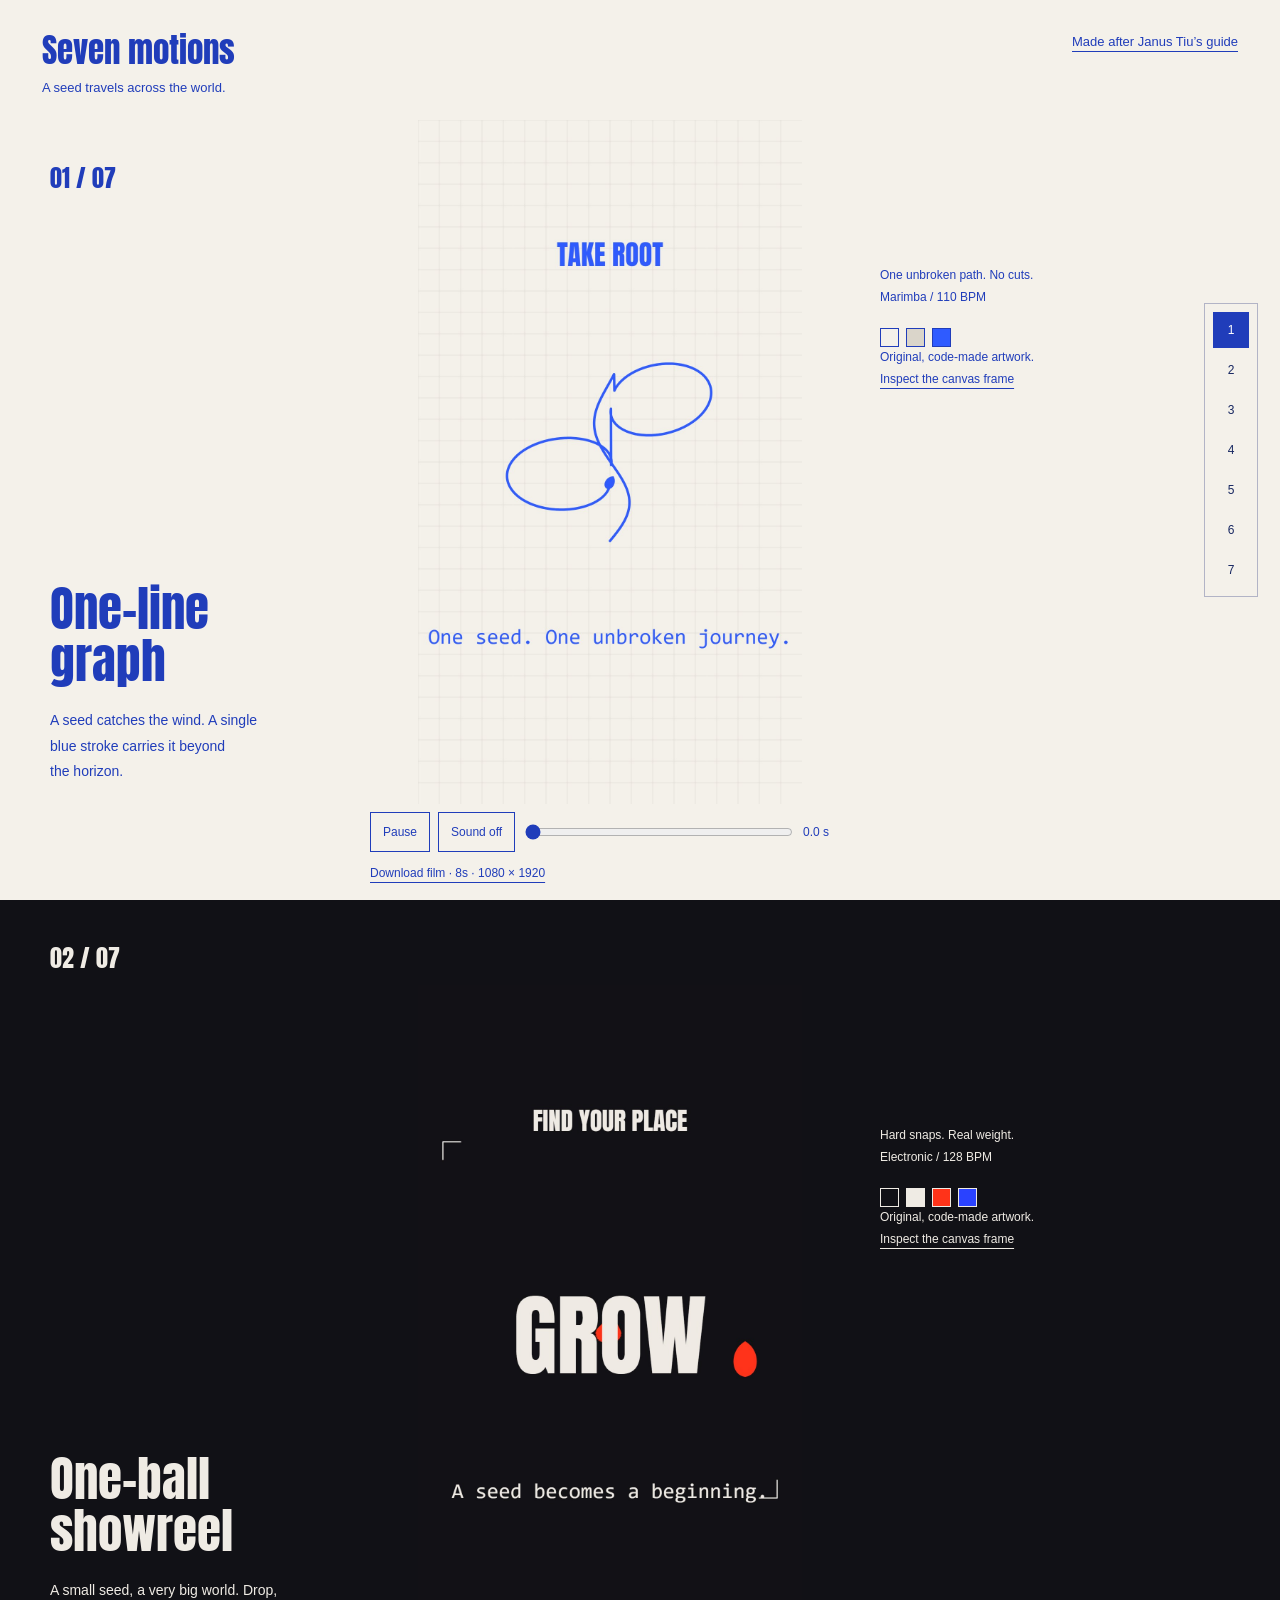
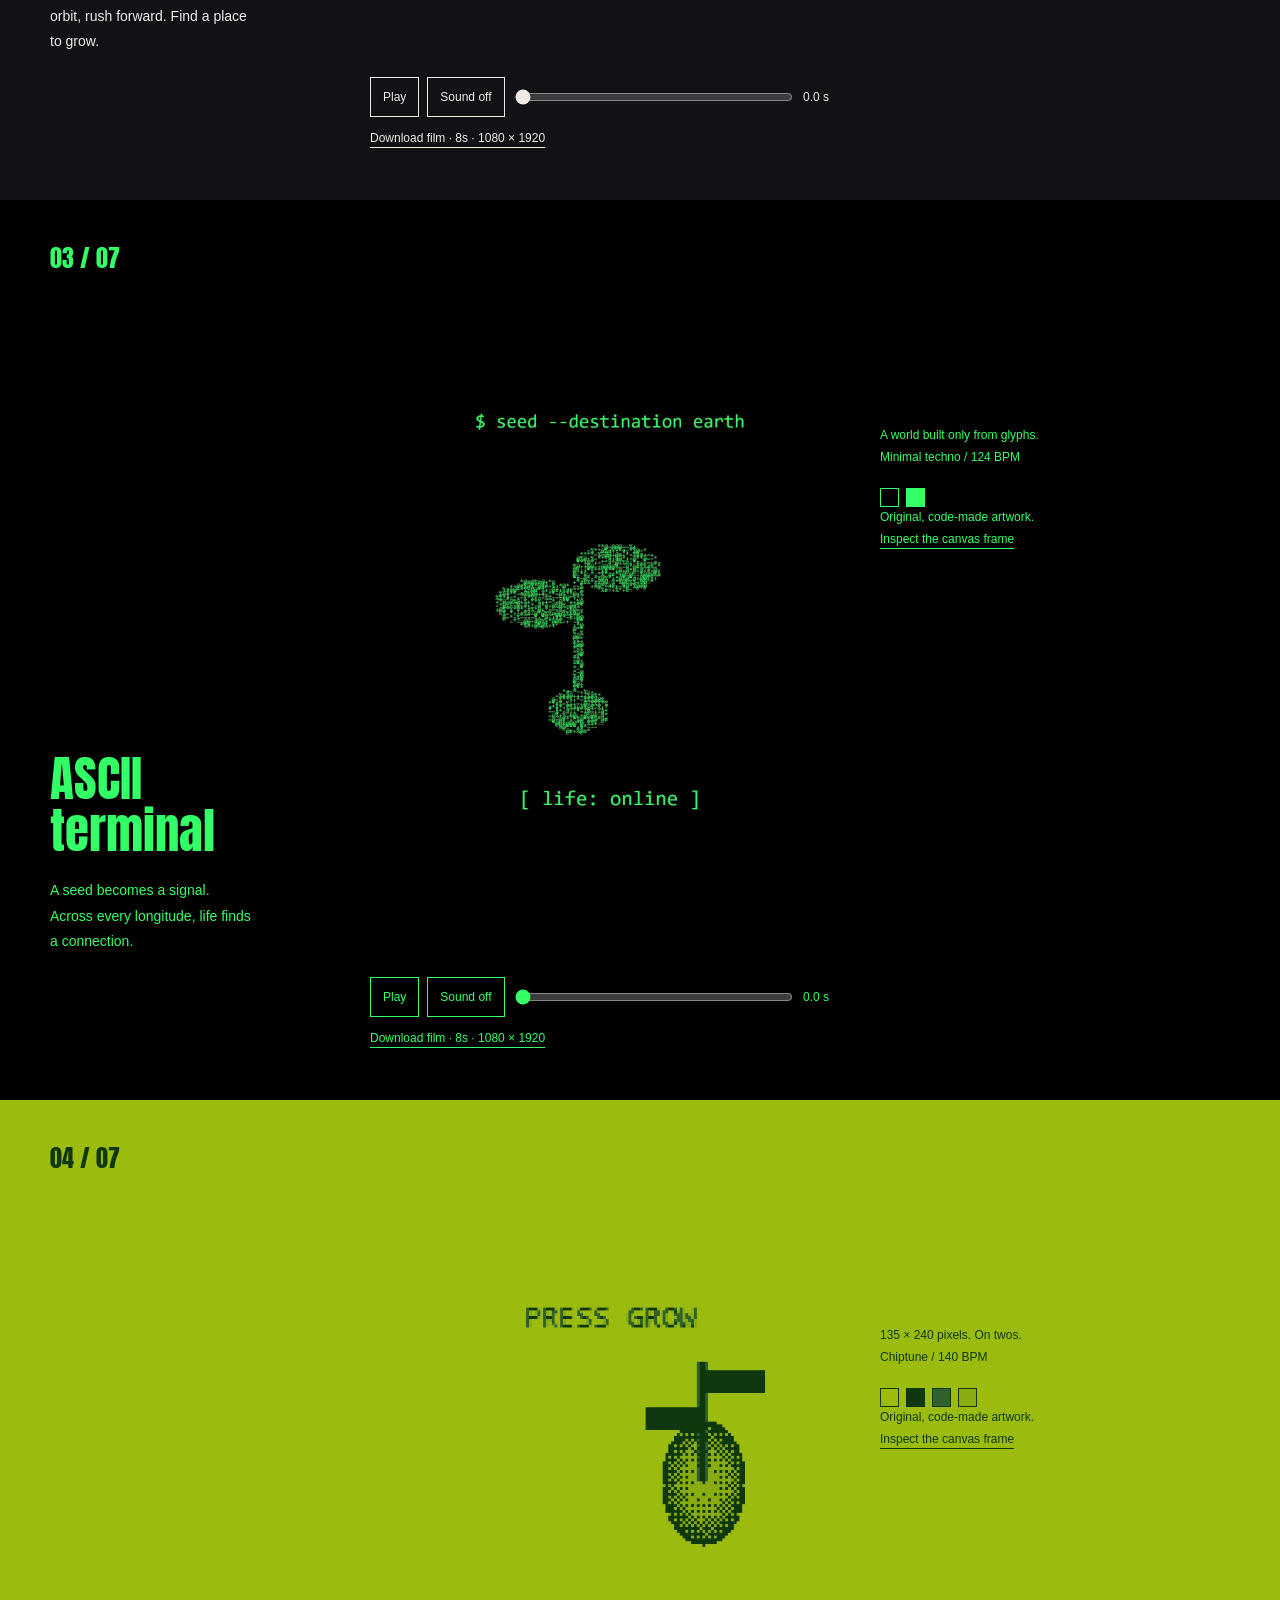
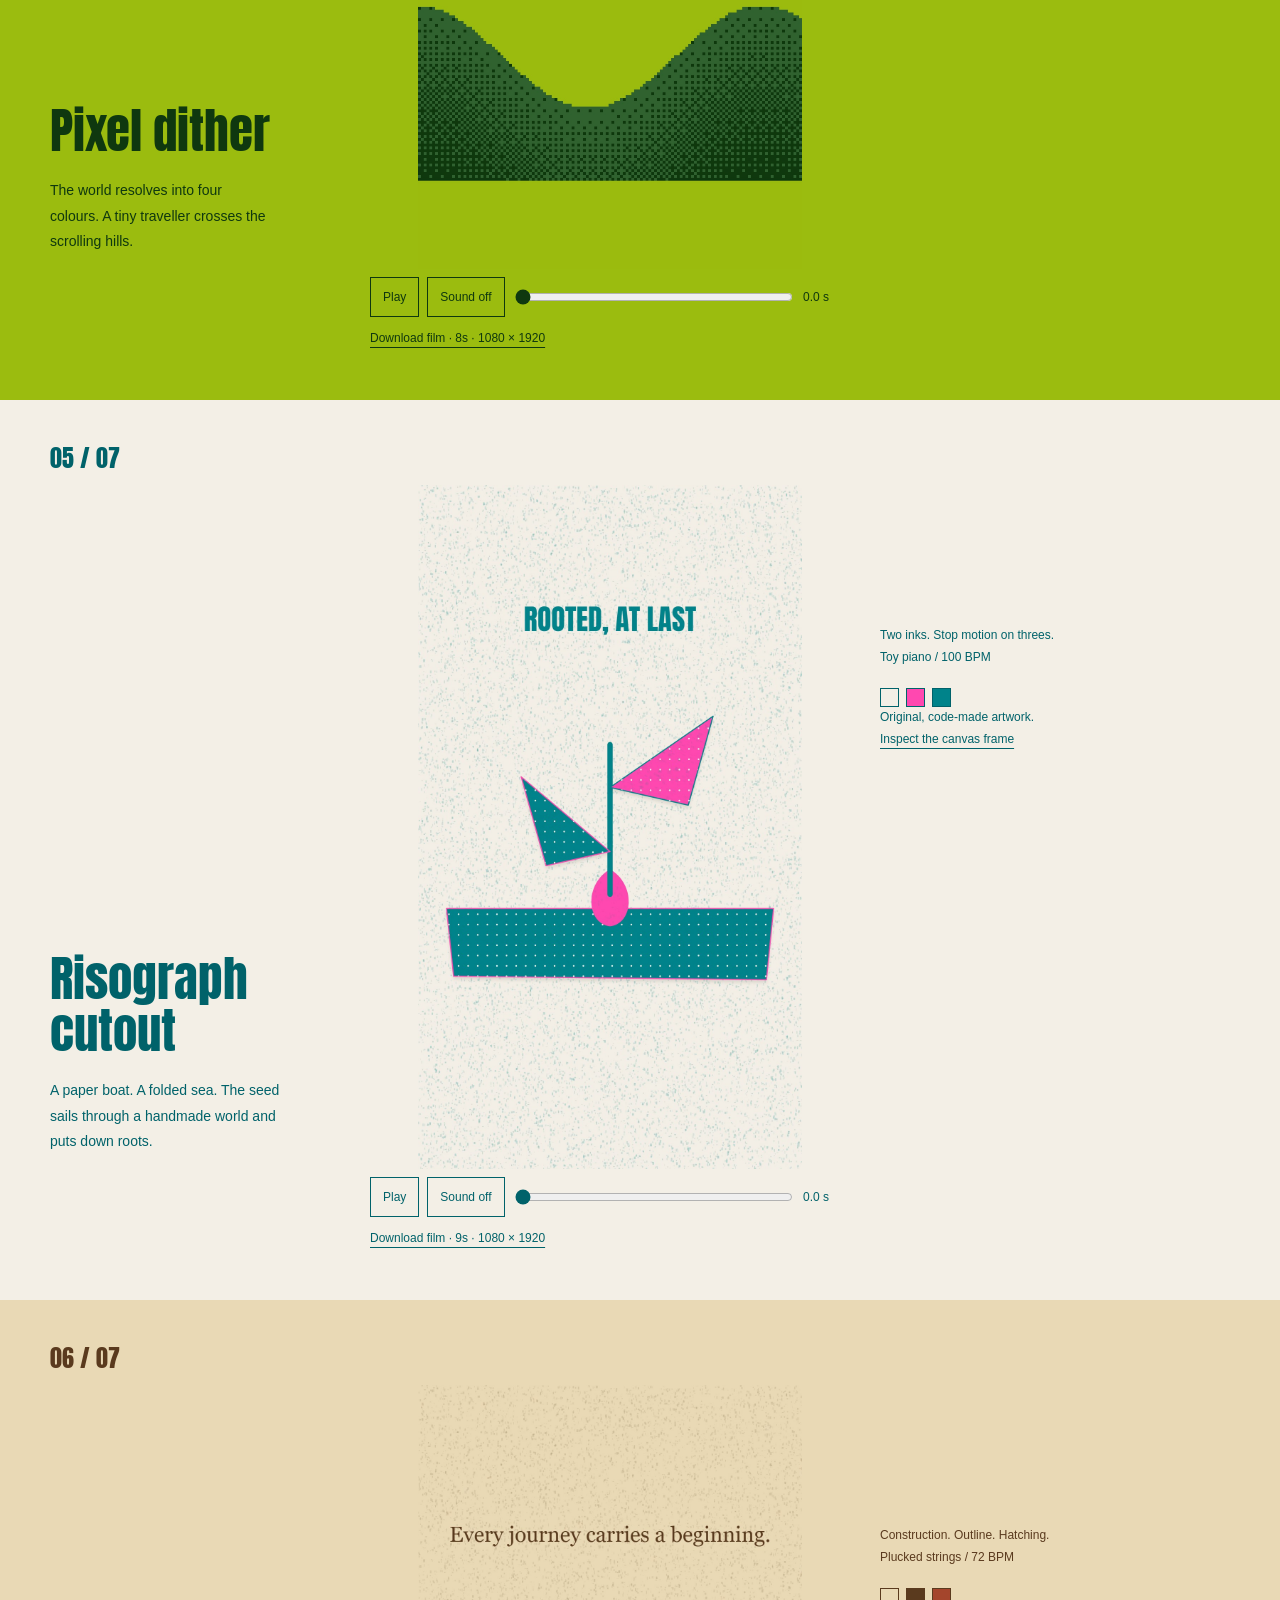
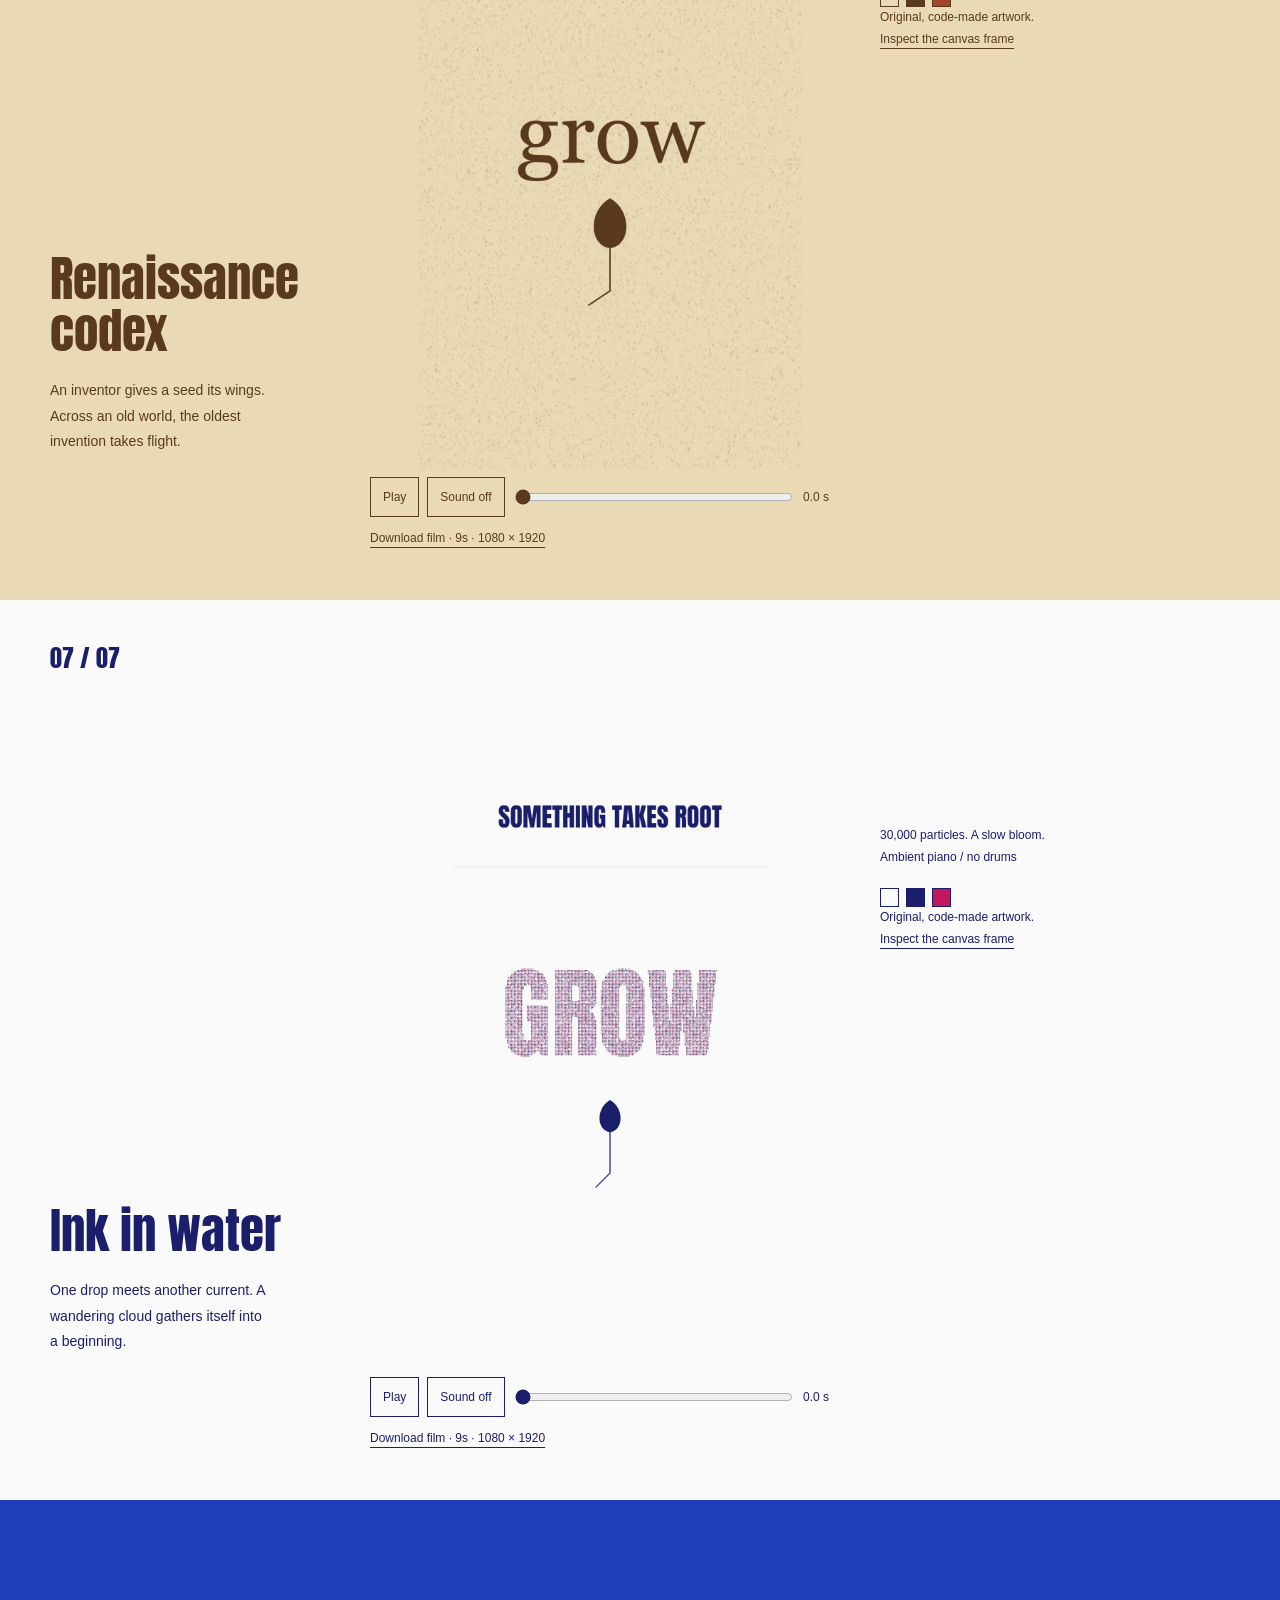
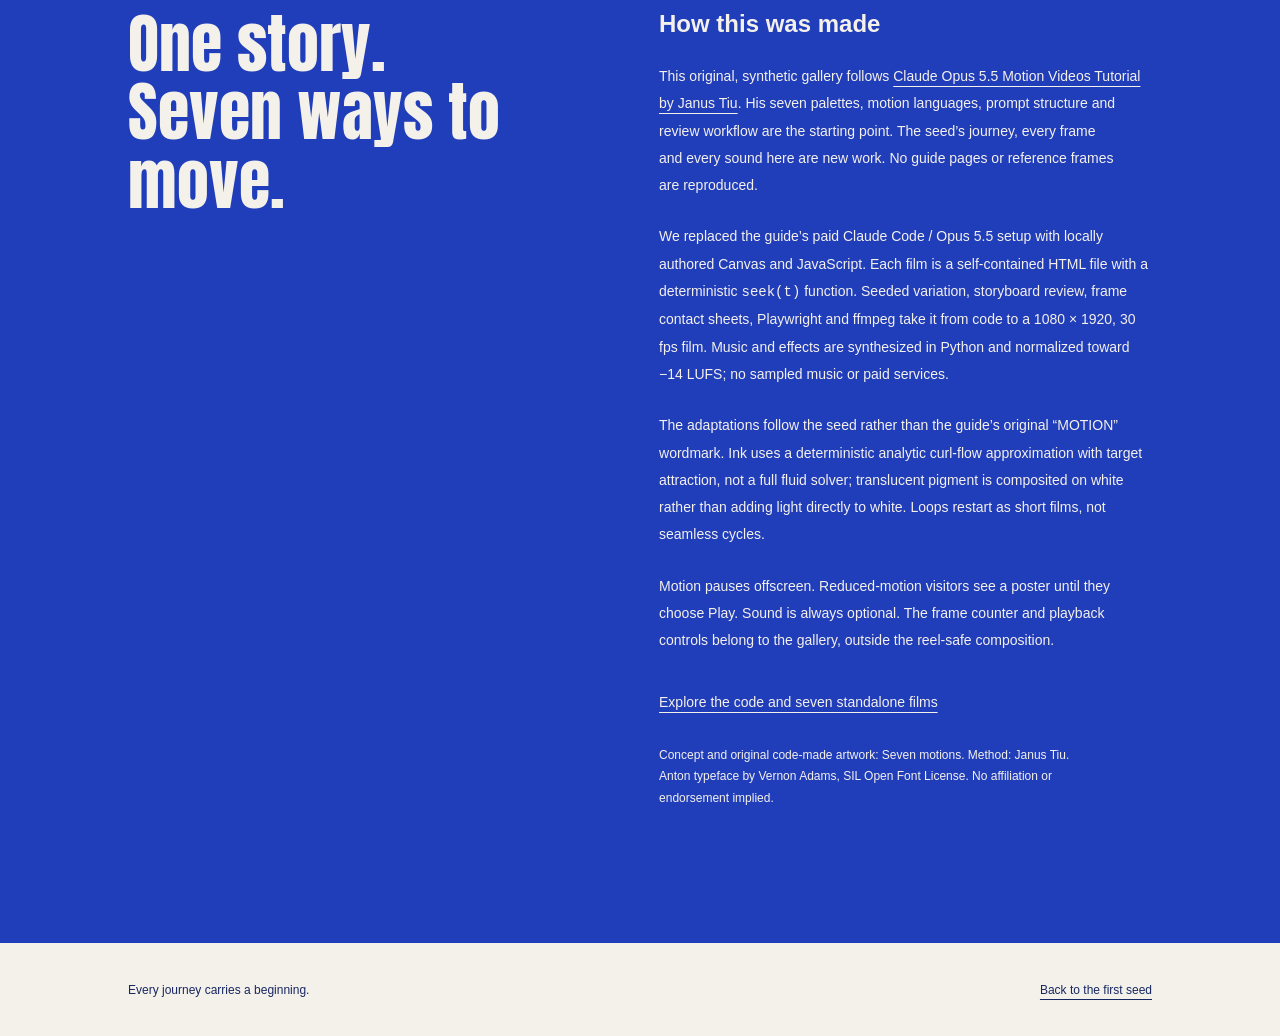
<file: index.html>
<!doctype html>
<!-- impeccable-disable cream-palette -- Janus Tiu's prescribed #F4F1EA graph paper is an explicit guide requirement. -->
<html lang="en"><head><meta charset="utf-8"><meta name="viewport" content="width=device-width,initial-scale=1"><meta name="description" content="One seed, seven visual languages. An original code-driven motion gallery following Janus Tiu's motion videos tutorial."><title>Seven motions — A seed travels across the world</title><link rel="stylesheet" href="style.css"></head><body>
<a class="skip" href="#rooms">Skip to the films</a>
<header><a class="wordmark" href="#room-1">Seven motions<span>A seed travels across the world.</span></a><a href="#process">Made after Janus Tiu’s guide</a></header>
<nav aria-label="Seven film rooms"><a href="#room-1" aria-label="Room 1: One-line graph">1</a><a href="#room-2" aria-label="Room 2: One-ball showreel">2</a><a href="#room-3" aria-label="Room 3: ASCII terminal">3</a><a href="#room-4" aria-label="Room 4: Pixel dither">4</a><a href="#room-5" aria-label="Room 5: Risograph cutout">5</a><a href="#room-6" aria-label="Room 6: Renaissance codex">6</a><a href="#room-7" aria-label="Room 7: Ink in water">7</a></nav>
<main id="rooms"></main>
<section id="process" class="process"><h2>One story.<br>Seven ways to move.</h2><div class="making"><h3>How this was made</h3><p>This original, synthetic gallery follows <a href="https://raj-microsoft.github.io/ai-web-design-library/assets/janustiu-claude-motion-videos-tutorial.pdf">Claude Opus 5.5 Motion Videos Tutorial by Janus Tiu</a>. His seven palettes, motion languages, prompt structure and review workflow are the starting point. The seed’s journey, every frame and every sound here are new work. No guide pages or reference frames are reproduced.</p><p>We replaced the guide’s paid Claude Code / Opus 5.5 setup with locally authored Canvas and JavaScript. Each film is a self-contained HTML file with a deterministic <code>seek(t)</code> function. Seeded variation, storyboard review, frame contact sheets, Playwright and ffmpeg take it from code to a 1080 × 1920, 30 fps film. Music and effects are synthesized in Python and normalized toward −14 LUFS; no sampled music or paid services.</p><p>The adaptations follow the seed rather than the guide’s original “MOTION” wordmark. Ink uses a deterministic analytic curl-flow approximation with target attraction, not a full fluid solver; translucent pigment is composited on white rather than adding light directly to white. Loops restart as short films, not seamless cycles.</p><p>Motion pauses offscreen. Reduced-motion visitors see a poster until they choose Play. Sound is always optional. The frame counter and playback controls belong to the gallery, outside the reel-safe composition.</p><a class="source" href="https://github.com/raj-microsoft/seven-motions">Explore the code and seven standalone films</a><p class="credits">Concept and original code-made artwork: Seven motions. Method: Janus Tiu. Anton typeface by Vernon Adams, SIL Open Font License. No affiliation or endorsement implied.</p></div></section>
<footer><span>Every journey carries a beginning.</span><a href="#room-1">Back to the first seed</a></footer>
<script src="gallery.js"></script></body></html>
</file>
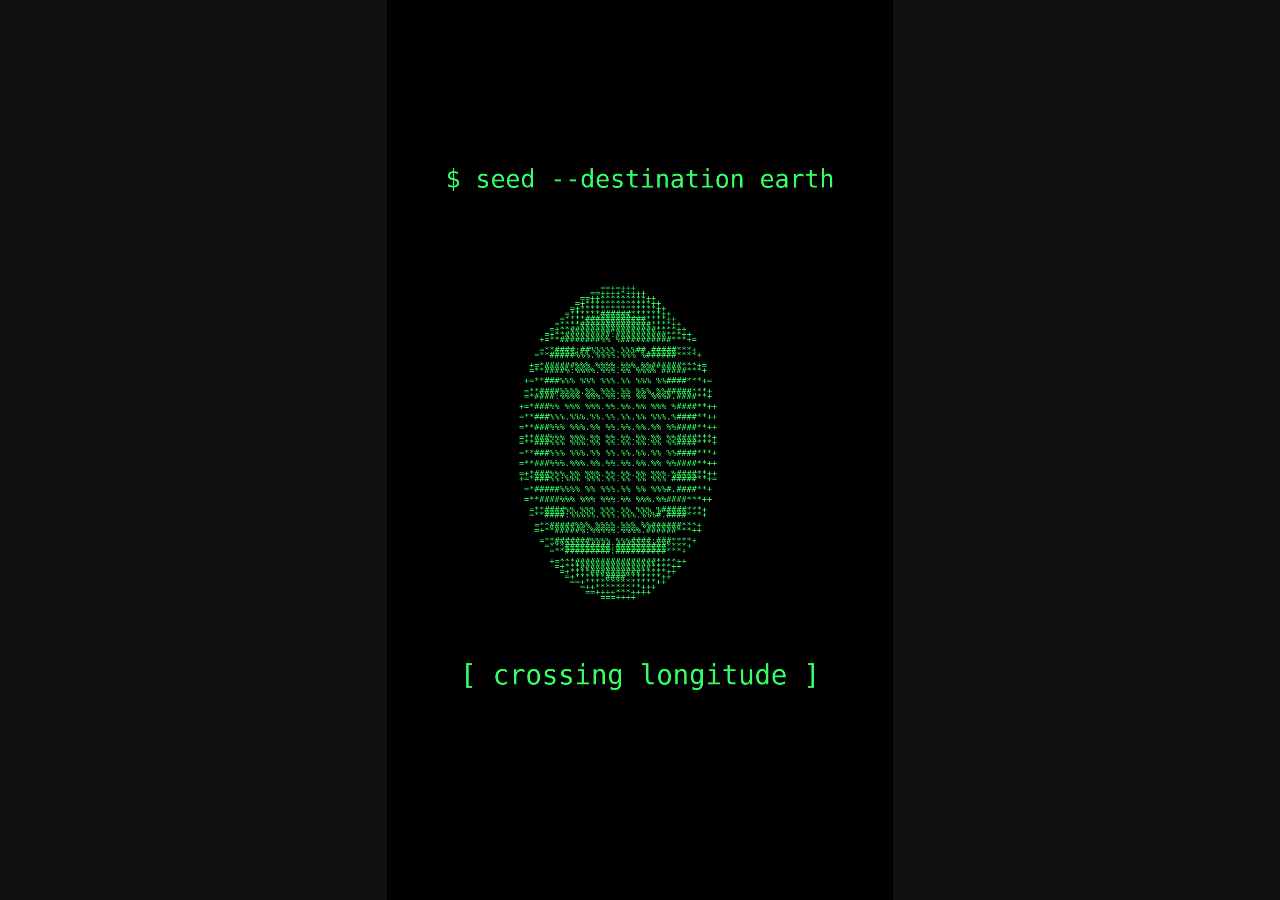
<file: films/ascii/index.html>
<!doctype html><html lang="en"><meta charset="utf-8"><meta name="viewport" content="width=device-width,initial-scale=1"><title>ascii — Seven motions</title><style>@font-face{font-family:Anton;src:url([data-uri])}html,body{margin:0;background:#111}canvas{display:block;width:100vw;height:100vh;object-fit:contain}</style><canvas aria-label="Original ascii seed journey"></canvas><script>/* Original deterministic canvas films. Each seek resets all drawing state. */
const W=1080,H=1920,TAU=Math.PI*2;
const clamp=(v,a=0,b=1)=>Math.max(a,Math.min(b,v)),mix=(a,b,t)=>a+(b-a)*t,ease=t=>{t=clamp(t);return t*t*(3-2*t)},rnd=n=>{let x=Math.sin(n*127.1+311.7)*43758.5453;return x-Math.floor(x)};
function makeFilm(canvas,kind){
const c=canvas.getContext('2d');canvas.width=W;canvas.height=H;
const palette=[['#F4F1EA','#2F5BFF'],['#111116','#FF3319'],['#000000','#33FF66'],['#9BBC0F','#0F380F'],['#F3EFE6','#00838A'],['#E9D9B5','#5A3A1E'],['#FAFAFA','#1B1F6B']][kind];
const dur=kind<4?8:9;
const fill=(col)=>{c.fillStyle=col;c.fillRect(0,0,W,H)},line=(pts,col,width=5,close=false)=>{c.beginPath();pts.forEach((p,i)=>i?c.lineTo(...p):c.moveTo(...p));if(close)c.closePath();c.strokeStyle=col;c.lineWidth=width;c.lineCap='round';c.lineJoin='round';c.stroke()},poly=(pts,col)=>{c.beginPath();pts.forEach((p,i)=>i?c.lineTo(...p):c.moveTo(...p));c.closePath();c.fillStyle=col;c.fill()},circle=(x,y,r,col)=>{c.beginPath();c.arc(x,y,r,0,TAU);c.fillStyle=col;c.fill()},text=(s,y,size=90,col=palette[1],font='Anton',x=540)=>{c.fillStyle=col;c.textAlign='center';c.font=`${size}px ${font}`;c.fillText(s,x,y)};
function seed(x,y,r,col,rot=0){c.save();c.translate(x,y);c.rotate(rot);c.beginPath();c.moveTo(0,-r);c.bezierCurveTo(r*.9,-r*.5,r*.85,r*.9,0,r);c.bezierCurveTo(-r*.85,r*.9,-r*.9,-r*.5,0,-r);c.fillStyle=col;c.fill();c.restore()}
function grain(col,count=3500){c.fillStyle=col;for(let i=0;i<count;i++){c.globalAlpha=.08+rnd(i+4)*.1;c.fillRect(rnd(i)*W,rnd(i+1)*H,1+rnd(i+2)*3,1+rnd(i+3)*5)}c.globalAlpha=1}
const tex=document.createElement('canvas');tex.width=W;tex.height=H;const tc=tex.getContext('2d');tc.fillStyle=kind===5?'#5A3A1E':'#00838A';for(let i=0;i<19000;i++){tc.globalAlpha=.05+rnd(i+4)*.09;tc.fillRect(rnd(i)*W,rnd(i+1)*H,1+rnd(i+2)*4,1+rnd(i+3)*7)}
const small=document.createElement('canvas');const p=small.getContext('2d');
// All particle targets are sampled once from our own lettering.
const mask=document.createElement('canvas');mask.width=540;mask.height=960;const mc=mask.getContext('2d');mc.fillStyle='#fff';mc.textAlign='center';mc.font='140px Anton';mc.fillText('GROW',270,520);const pix=mc.getImageData(0,0,540,960).data,targets=[];for(let y=340;y<550;y+=2)for(let x=15;x<525;x+=2)if(pix[(y*540+x)*4+3]>100)targets.push([x*2,y*2]);
function oneLine(t){fill(palette[0]);c.strokeStyle='#DAD5CA';c.lineWidth=1;for(let x=0;x<W;x+=60){c.beginPath();c.moveTo(x,0);c.lineTo(x,H);c.stroke()}for(let y=0;y<H;y+=60){c.beginPath();c.moveTo(0,y);c.lineTo(W,y);c.stroke()}
const paths=[[],[],[],[],[]];for(let i=0;i<700;i++){let u=i/699,a=u*TAU;paths[0].push([100+880*u,1210-u*580+90*Math.sin(u*19)]);paths[1].push([540+360*Math.sin(a),920+410*Math.cos(a)+40*Math.sin(a*4)]);paths[2].push([90+900*u,1020+150*Math.sin(u*TAU*2)-220*Math.sin(u*Math.PI)]);paths[3].push([540+300*(1-u)*Math.sin(u*TAU*3),580+750*u]);let x,y;if(u<.35){x=540;y=1330-u/.35*650}else if(u<.675){a=(u-.35)/.325*TAU;x=540+180*(1-Math.cos(a));y=740-110*Math.sin(a)}else{a=(u-.675)/.325*TAU;x=540-180*(1-Math.cos(a));y=940-110*Math.sin(a)}paths[4].push([x,y])}
let stage=Math.min(3,Math.floor(t/1.5)),q=ease((t-stage*1.5)/1.5);if(t>=6){stage=3;q=ease((t-5.8)/1.4)}let pts=paths[stage].map((v,i)=>[mix(v[0],paths[stage+1][i][0],q),mix(v[1],paths[stage+1][i][1],q)]);if(t<1.2)pts=pts.slice(0,Math.max(3,Math.floor(700*t/1.2)));line(pts,palette[1],7);let tip=pts[pts.length-1];seed(tip[0],tip[1],20,palette[1],t);text(t<3?'CATCH THE WIND':t<6?'CROSS THE WORLD':'TAKE ROOT',410,78);text('One seed. One unbroken journey.',1470,60,palette[1],'monospace')}
function ball(t){const red='#FF3319',white='#EFEBE4',black='#111116',blue='#2A42FF';let s=t<1.2?0:t<2.6?1:t<4?2:t<5.2?3:t<6.4?4:5;fill(s===1?red:s===2?white:black);let x=540,y=990,r=75; if(s===0){line([[90,1340],[990,1340]],white,4);let q=t/1.2;x=180+720*q;y=1250-Math.abs(Math.sin(q*3*Math.PI))*(600*(1-q)+80);r=70;c.save();c.translate(x,y);c.scale(1+(.15*(y>1210)),1-(.2*(y>1210)));seed(0,0,r,red,.2);c.restore();text('LEAVE THE GROUND',410,70,white)}
if(s===1){text('GO',1120,620,black);let q=(t-1.2)/1.4;line([[50,850+q*180],[1030,850-q*180]],white,15);seed(820,1290,75,white,q*5);text('BEYOND THE FAMILIAR',410,65,black)}
if(s===2){for(let i=0;i<180;i++){let a=i*2.399+t,zz=Math.sin(i*.27+t),rr=Math.sqrt(i/180)*400;circle(540+Math.cos(a)*rr,960+Math.sin(a)*rr*.7,6+zz*3,blue)}seed(540,960,90,red,t);text('AROUND THE WORLD',410,70,black)}
if(s===3){for(let j=0;j<12;j++)for(let i=0;i<9;i++){let x=90+i*112,y=560+j*70,a=t*8-Math.hypot(i-4,j-6);c.save();c.translate(x,y);c.rotate(a);c.fillStyle=[red,white,blue][(i+j)%3];c.fillRect(-18,-18,36,36);c.restore()}seed(540+250*Math.sin(t*5),960,75,red,t);text('EVERY DIRECTION',410,70,white)}
if(s===4){for(let i=9;i>=0;i--){let r=((i*100+(t-5.2)*700)%1000);c.strokeStyle=i%2?blue:white;c.lineWidth=22;c.beginPath();c.arc(540,960,r,t+i,t+i+4.8);c.stroke()}seed(540,960,75,red,t);text('THROUGH THE UNKNOWN',410,65,white)}
if(s===5){let q=ease((t-6.4)/.45);for(let i=0;i<36;i++){let a=i/36*TAU,rr=(1-q)*650;poly([[540+Math.cos(a)*rr,960+Math.sin(a)*rr],[550+Math.cos(a)*rr,980+Math.sin(a)*rr],[520+Math.cos(a)*rr,980+Math.sin(a)*rr]],red)}text('GROW',1090,260*q,white);seed(920,1050,50,red);text('FIND YOUR PLACE',410,70,white);text('A seed becomes a beginning.',1440,60,white,'monospace')}
line([[70,490],[70,440],[120,440]],s===2?black:white,3);line([[1010,1390],[1010,1440],[960,1440]],s===2?black:white,3)}
function ascii(t){fill('#000000');c.font='18px monospace';c.textAlign='left';c.fillStyle='#33FF66';const chars=' .:-=+*#%@',cols=90,rows=80,cells=Array.from({length:rows},()=>Array(cols).fill(' '));const put=(x,y,ch)=>{x=Math.round(x);y=Math.round(y);if(x>=0&&x<cols&&y>=0&&y<rows)cells[y][x]=ch};if(t<1){let s='$ seed --destination earth';text(s.slice(0,Math.floor(t*30))+'_',400,53,'#33FF66','monospace');}else{text('$ seed --destination earth',400,53,'#33FF66','monospace')}
if(t<1){put(45,38,'@');put(44,39,'#');put(45,39,'@');put(46,39,'#');put(45,40,'@')}if(t>=1&&t<5.5){for(let a=0;a<TAU;a+=.08)for(let b=0;b<Math.PI;b+=.06){let isGlobe=t>3;let xx=(isGlobe?30:19)*Math.sin(b)*Math.cos(a),yy=30*Math.cos(b),z=25*Math.sin(b)*Math.sin(a),xr=xx*Math.cos(t)+z*Math.sin(t),zz=z*Math.cos(t)-xx*Math.sin(t),light=clamp((zz+25)/50),off=t>4.5&&Math.floor(t*30)%19<3?Math.sin(b*10)*10:0;put(45+xr+off,40+yy,chars[1+Math.floor(light*8)])}}
if(t>=5.5){let q=ease((t-5.5)/1.1);for(let j=0;j<75;j++)for(let i=0;i<90;i++){let x=(i-45)/28,y=(j-42)/26;let inside=Math.abs(x)<.04&&y>-.65&&y<.8||((x-.4)**2*4+(y+.6)**2*15<.8)||((x+.4)**2*4+(y+.25)**2*15<.8)||x*x*10+(y-.8)**2*22<1;if(inside)put(i,mix((rnd(i+j*90)*80+t*20)%80,j,q),chars[4+Math.floor(rnd(i+j*90)*6)])}}
c.font='18px monospace';c.textAlign='left';for(let j=0;j<rows;j++)c.fillText(cells[j].join(''),0,510+j*11);text(t<3?'[ seed detected ]':t<5.5?'[ crossing longitude ]':'[ life: online ]',1460,58,'#33FF66','monospace')}
function pixel(t){t=Math.floor(t*15)/15;const cs=['#0F380F','#306230','#8BAC0F','#9BBC0F'],n=t<1.2?540:t<1.6?270:t<2?68:135;small.width=n;small.height=Math.round(n*H/W);const h=small.height;p.fillStyle=cs[3];p.fillRect(0,0,n,h);const bay=[0,8,2,10,12,4,14,6,3,11,1,9,15,7,13,5];let scale=n/135,cx=(t<2.4?67.5:35+65*clamp((t-2.4)/3))*scale,cy=(t<2.4?112:123-Math.abs(Math.sin((t-2.4)*4))*20)*scale;
for(let y=Math.floor(h*.55);y<h*.87;y++)for(let x=0;x<n;x++){let hh=(165+18*Math.sin(x/n*7+t*.7))*scale;if(y>hh){p.fillStyle=cs[bay[(y%4)*4+x%4]/16<(y-hh)/(70*scale)?0:1];p.fillRect(x,y,1,1)}}
for(let y=Math.floor(cy-22*scale);y<cy+22*scale;y++)for(let x=Math.floor(cx-15*scale);x<cx+15*scale;x++){let rr=((x-cx)/(15*scale))**2+((y-cy)/(22*scale))**2;if(rr<1){p.fillStyle=cs[bay[(y%4)*4+x%4]/16<rr?0:2];p.fillRect(x,y,1,1)}}
if(t>4&&t<4.6){for(let j=0;j<6;j++){let y=Math.floor((90+j*13)*scale);p.drawImage(small,0,y,n,3*scale,Math.sin(j+t*30)*15*scale,y,n,3*scale)}}
if(t>5.2){let q=ease((t-5.2)/1.4);p.strokeStyle=cs[0];p.lineWidth=3*scale;p.beginPath();p.moveTo(cx,cy);p.lineTo(cx,cy-42*scale*q);p.stroke();p.fillStyle=cs[0];p.fillRect(cx,cy-39*scale*q,22*scale*q,8*scale);p.fillRect(cx-20*scale*q,cy-26*scale*q,20*scale*q,8*scale)}
p.fillStyle=cs[0];p.textAlign='center';p.font=`${Math.round(11*scale)}px monospace`;p.fillText(t<2.4?'SEED / 001':t<5.2?'WIND / EAST':'PRESS GROW',n/2,50*scale);const id=p.getImageData(0,0,n,h);const rgb=[[15,56,15],[48,98,48],[139,172,15],[155,188,15]];for(let i=0;i<id.data.length;i+=4){let best=0,dist=1e9;for(let j=0;j<4;j++){let d=(id.data[i]-rgb[j][0])**2+(id.data[i+1]-rgb[j][1])**2+(id.data[i+2]-rgb[j][2])**2;if(d<dist){dist=d;best=j}}id.data[i]=rgb[best][0];id.data[i+1]=rgb[best][1];id.data[i+2]=rgb[best][2]}p.putImageData(id,0,0);c.imageSmoothingEnabled=false;c.drawImage(small,0,0,W,H);c.imageSmoothingEnabled=true}
function riso(t){t=Math.floor(t*10)/10;fill('#F3EFE6');c.drawImage(tex,0,0);const pink='#FF48B0',teal='#00838A';let jitter=Math.sin(Math.floor(t*10)*71)*3;c.save();c.translate(jitter,Math.cos(t*50)*3);function paper(pts,col){c.save();c.shadowColor='#443f3924';c.shadowBlur=10;c.shadowOffsetY=8;poly(pts,col);c.restore();line(pts,col===pink?teal:pink,3,true);c.save();c.beginPath();pts.forEach((p,i)=>i?c.lineTo(...p):c.moveTo(...p));c.closePath();c.clip();c.fillStyle='#F3EFE6';for(let j=0;j<50;j++)for(let i=0;i<45;i++){let x=i*27+6,y=j*29+510;circle(x,y,2.4,'#F3EFE6')}c.globalAlpha=.5;c.drawImage(tex,4,3);c.restore()}
if(t<1.5){let q=ease(t/1.2);paper([[mix(-500,120,q),1100],[mix(-200,420,q),680],[mix(0,620,q),1190]],teal);circle(mix(1400,800,q),650,130,pink);seed(mix(130,540,q),1000,90,pink,t)}else if(t<3){let q=ease((t-1.5)/1.5);paper([[120,1060],[950,1060],[780,1260],[300,1260]],teal);paper([[540,620],[540,1030],[840,1030]],pink);line([[540,620],[540,1140]],teal,7);seed(350+q*130,1020,75,pink,-.3)}else if(t<4.5){let q=ease((t-3)/1.5);for(let j=0;j<4;j++){let pts=[[0,1100+j*90]];for(let x=0;x<=1080;x+=30)pts.push([x,1000+j*100+55*Math.sin(x/110+t*2)]);pts.push([1080,1530],[0,1530]);paper(pts,j%2?pink:teal)}paper([[100,720],[100+850*q,720],[100+850*q,820],[100,820]],teal);circle(840,600,110,pink);seed(250+q*500,880,70,pink,.6)}else if(t<6){let q=(t-4.5)/1.5;for(let i=0;i<6;i++){let x=100+i*150,y=930+(i%2?150:-100)*q;paper([[x,y],[x+150,y+(i%2?-160:160)*q],[x+150,1280],[x,1280]],i%2?pink:teal)}seed(140+q*750,790+q*170,75,pink,q)}else{let q=ease((t-6)/1.2);paper([[80,1190],[1000,1190],[980,1390],[100,1380]],teal);seed(540,1160,80,pink);line([[540,1150],[540,1150-q*420]],teal,15);paper([[540,850],[540+q*290,650],[540+q*220,900]],pink);paper([[540,1030],[540-q*250,820],[540-q*180,1070]],teal);if(t>7.5){for(let i=0;i<35;i++){let x=rnd(i)*W,y=520+((t-7.5)*350+rnd(i+4)*500)%850;c.save();c.translate(x,y);c.rotate(i+t);c.fillStyle=i%2?pink:teal;c.fillRect(-7,-12,14,24);c.restore()}text('FOUND A HOME',1460,70,teal)}}c.restore();text(t<1.5?'A PAPER WIND':t<3?'A LITTLE BOAT':t<4.5?'A FOLDED SEA':t<6?'OVER THE HILLS':'ROOTED, AT LAST',410,80,teal);c.globalAlpha=.7;c.drawImage(tex,0,0);c.globalAlpha=1}
function codex(t){fill('#E9D9B5');c.drawImage(tex,0,0);const ink='#5A3A1E',chalk='#A4452C';text(t<6.5?'THE MEASURE OF WIND':'AN INVENTION CALLED LIFE',400,68,ink,'Georgia');let prog=clamp(t/1.5);let pts=[];for(let i=0;i<240*prog;i++){let a=i/240*TAU;pts.push([540+380*Math.cos(a),960+380*Math.sin(a)])}line(pts,chalk,3);if(t>.6)line([[160,580],[920,580],[920,1340],[160,1340],[160,580]],chalk,2);for(let i=0;i<20*prog;i++)line([[160+i*40,570],[160+i*40,590]],chalk,2);
if(t<1.5)seed(540,960,75,ink);let fly=t<4.5?0:clamp((t-4.5)/2),lift=fly*fly*1350; c.save();c.translate(Math.sin(fly*3)*150,-lift);if(t>1.5){let draw=clamp((t-1.5)/2);seed(540,960,75,ink,.1*Math.sin(t));for(let s of [-1,1]){let flap=t>4.5?Math.sin(t*10)*70*fly:0,wing=[[540,950],[540+s*340,700+flap],[540+s*260,1010+flap],[540+s*90,1090],[540,950]];line(wing.slice(0,Math.max(2,Math.ceil(draw*5))),ink,5);if(t>2.7)for(let j=0;j<23*clamp((t-2.7)/.8);j++){line([[540+s*(100+j*8),820+j*7+flap],[540+s*(90+j*8),1000+j*3]],ink,2)} }if(t>3.5){for(let i=0;i<12;i++){let a=i/12*TAU+t;line([[540+Math.cos(a)*40,960+Math.sin(a)*40],[540+Math.cos(a)*56,960+Math.sin(a)*56]],'#E9D9B5',3)} }}c.restore();if(t>3.5&&t<6.5){for(let i=0;i<8;i++){let y=600+i*70;let pts=[];for(let j=0;j<30;j++)pts.push([45+j*4,y+Math.sin(j*2.3+i)*8]);line(pts,ink,1.7)}}if(t>6.5){let q=ease((t-6.5)/.65);fill('#E9D9B5');c.drawImage(tex,0,0);if(q<1){poly([[1080*q,0],[1080,0],[1080,H],[1080*q,H]],'#C7B38F');line([[1080*q,0],[1080*q,H]],ink,3)}text('grow',1060,240,ink,'Georgia');seed(540,1230,70,ink);line([[540,1300],[540,1420],[480,1460]],ink,4);text('Every journey carries a beginning.',440,60,ink,'Georgia') }}
function ink(t){fill('#FAFAFA');line([[100,510],[980,510]],'#e3e3ed',2);text(t<3.5?'ONE DROP, A WORLD':t<7?'TWO CURRENTS MEET':'SOMETHING TAKES ROOT',400,72,'#1B1F6B');const N=30000;let settle=ease((t-4.5)/2.5),diss=ease((t-8)/1);for(let i=0;i<N;i++){let a=rnd(i)*TAU,rr=Math.sqrt(rnd(i+N)),mag=i>N*.66,age=Math.max(0,t-(mag?3.5:0)),bloom=ease((age-.5)/3),rad=(20+330*bloom)*rr,theta=a+Math.sin(rr*7+age*.9)*bloom*.8,x=540+Math.cos(theta)*rad+Math.sin(a*5+age)*35*bloom,y=550+Math.min(age,3)*150+Math.sin(theta)*rad*.65+Math.cos(a*3+age)*45*bloom;
if(mag&&t<3.5)continue;let tar=targets[Math.floor(rnd(i+121)*targets.length)]||[540,960];x=mix(x,tar[0],settle);y=mix(y,tar[1],settle);x+=Math.sin(a*3+t)*diss*100;y+=diss*200*rr;c.globalAlpha=.24;c.fillStyle=mag?'#C2185B':'#1B1F6B';c.fillRect(x,y,2.8,2.8)}c.globalAlpha=1;if(t<1)seed(540,540+Math.min(t,1)*190,27,'#1B1F6B');if(t>7){seed(540,1210+diss*90,45,'#1B1F6B');line([[540,1250],[540,1370],[500,1410]],'#1B1F6B',3)}}
return {duration:dur,seek(t){c.resetTransform();c.globalAlpha=1;c.globalCompositeOperation='source-over';c.clearRect(0,0,W,H);[oneLine,ball,ascii,pixel,riso,codex,ink][kind](clamp(t,0,dur-.001))}};
}

document.fonts.load("100px Anton").then(()=>{window.film=makeFilm(document.querySelector("canvas"),2);window.seek=t=>film.seek(t);seek(3);window.ready=true;});</script></html>
</file>
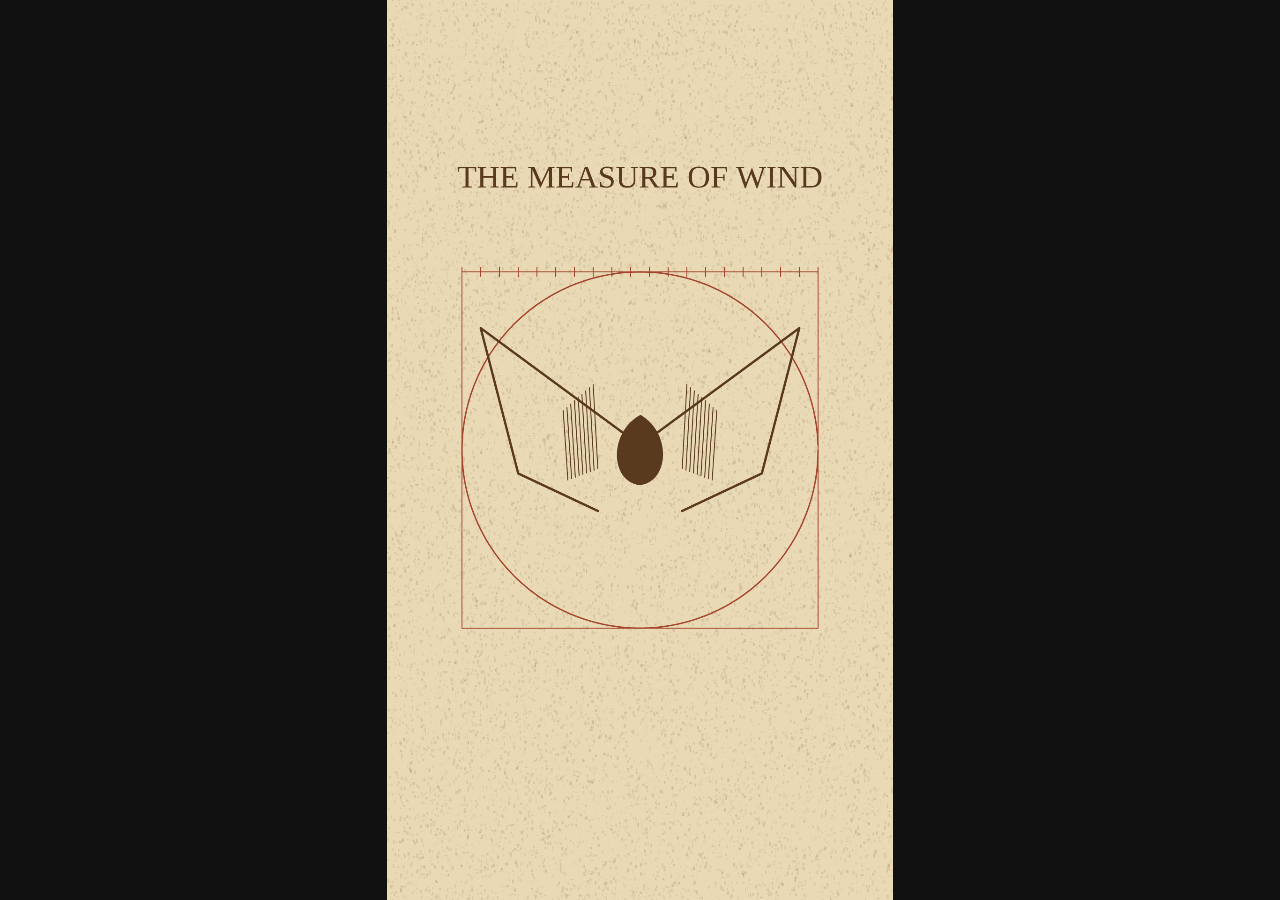
<file: films/codex/index.html>
<!doctype html><html lang="en"><meta charset="utf-8"><meta name="viewport" content="width=device-width,initial-scale=1"><title>codex — Seven motions</title><style>@font-face{font-family:Anton;src:url([data-uri])}html,body{margin:0;background:#111}canvas{display:block;width:100vw;height:100vh;object-fit:contain}</style><canvas aria-label="Original codex seed journey"></canvas><script>/* Original deterministic canvas films. Each seek resets all drawing state. */
const W=1080,H=1920,TAU=Math.PI*2;
const clamp=(v,a=0,b=1)=>Math.max(a,Math.min(b,v)),mix=(a,b,t)=>a+(b-a)*t,ease=t=>{t=clamp(t);return t*t*(3-2*t)},rnd=n=>{let x=Math.sin(n*127.1+311.7)*43758.5453;return x-Math.floor(x)};
function makeFilm(canvas,kind){
const c=canvas.getContext('2d');canvas.width=W;canvas.height=H;
const palette=[['#F4F1EA','#2F5BFF'],['#111116','#FF3319'],['#000000','#33FF66'],['#9BBC0F','#0F380F'],['#F3EFE6','#00838A'],['#E9D9B5','#5A3A1E'],['#FAFAFA','#1B1F6B']][kind];
const dur=kind<4?8:9;
const fill=(col)=>{c.fillStyle=col;c.fillRect(0,0,W,H)},line=(pts,col,width=5,close=false)=>{c.beginPath();pts.forEach((p,i)=>i?c.lineTo(...p):c.moveTo(...p));if(close)c.closePath();c.strokeStyle=col;c.lineWidth=width;c.lineCap='round';c.lineJoin='round';c.stroke()},poly=(pts,col)=>{c.beginPath();pts.forEach((p,i)=>i?c.lineTo(...p):c.moveTo(...p));c.closePath();c.fillStyle=col;c.fill()},circle=(x,y,r,col)=>{c.beginPath();c.arc(x,y,r,0,TAU);c.fillStyle=col;c.fill()},text=(s,y,size=90,col=palette[1],font='Anton',x=540)=>{c.fillStyle=col;c.textAlign='center';c.font=`${size}px ${font}`;c.fillText(s,x,y)};
function seed(x,y,r,col,rot=0){c.save();c.translate(x,y);c.rotate(rot);c.beginPath();c.moveTo(0,-r);c.bezierCurveTo(r*.9,-r*.5,r*.85,r*.9,0,r);c.bezierCurveTo(-r*.85,r*.9,-r*.9,-r*.5,0,-r);c.fillStyle=col;c.fill();c.restore()}
function grain(col,count=3500){c.fillStyle=col;for(let i=0;i<count;i++){c.globalAlpha=.08+rnd(i+4)*.1;c.fillRect(rnd(i)*W,rnd(i+1)*H,1+rnd(i+2)*3,1+rnd(i+3)*5)}c.globalAlpha=1}
const tex=document.createElement('canvas');tex.width=W;tex.height=H;const tc=tex.getContext('2d');tc.fillStyle=kind===5?'#5A3A1E':'#00838A';for(let i=0;i<19000;i++){tc.globalAlpha=.05+rnd(i+4)*.09;tc.fillRect(rnd(i)*W,rnd(i+1)*H,1+rnd(i+2)*4,1+rnd(i+3)*7)}
const small=document.createElement('canvas');const p=small.getContext('2d');
// All particle targets are sampled once from our own lettering.
const mask=document.createElement('canvas');mask.width=540;mask.height=960;const mc=mask.getContext('2d');mc.fillStyle='#fff';mc.textAlign='center';mc.font='140px Anton';mc.fillText('GROW',270,520);const pix=mc.getImageData(0,0,540,960).data,targets=[];for(let y=340;y<550;y+=2)for(let x=15;x<525;x+=2)if(pix[(y*540+x)*4+3]>100)targets.push([x*2,y*2]);
function oneLine(t){fill(palette[0]);c.strokeStyle='#DAD5CA';c.lineWidth=1;for(let x=0;x<W;x+=60){c.beginPath();c.moveTo(x,0);c.lineTo(x,H);c.stroke()}for(let y=0;y<H;y+=60){c.beginPath();c.moveTo(0,y);c.lineTo(W,y);c.stroke()}
const paths=[[],[],[],[],[]];for(let i=0;i<700;i++){let u=i/699,a=u*TAU;paths[0].push([100+880*u,1210-u*580+90*Math.sin(u*19)]);paths[1].push([540+360*Math.sin(a),920+410*Math.cos(a)+40*Math.sin(a*4)]);paths[2].push([90+900*u,1020+150*Math.sin(u*TAU*2)-220*Math.sin(u*Math.PI)]);paths[3].push([540+300*(1-u)*Math.sin(u*TAU*3),580+750*u]);let x,y;if(u<.35){x=540;y=1330-u/.35*650}else if(u<.675){a=(u-.35)/.325*TAU;x=540+180*(1-Math.cos(a));y=740-110*Math.sin(a)}else{a=(u-.675)/.325*TAU;x=540-180*(1-Math.cos(a));y=940-110*Math.sin(a)}paths[4].push([x,y])}
let stage=Math.min(3,Math.floor(t/1.5)),q=ease((t-stage*1.5)/1.5);if(t>=6){stage=3;q=ease((t-5.8)/1.4)}let pts=paths[stage].map((v,i)=>[mix(v[0],paths[stage+1][i][0],q),mix(v[1],paths[stage+1][i][1],q)]);if(t<1.2)pts=pts.slice(0,Math.max(3,Math.floor(700*t/1.2)));line(pts,palette[1],7);let tip=pts[pts.length-1];seed(tip[0],tip[1],20,palette[1],t);text(t<3?'CATCH THE WIND':t<6?'CROSS THE WORLD':'TAKE ROOT',410,78);text('One seed. One unbroken journey.',1470,60,palette[1],'monospace')}
function ball(t){const red='#FF3319',white='#EFEBE4',black='#111116',blue='#2A42FF';let s=t<1.2?0:t<2.6?1:t<4?2:t<5.2?3:t<6.4?4:5;fill(s===1?red:s===2?white:black);let x=540,y=990,r=75; if(s===0){line([[90,1340],[990,1340]],white,4);let q=t/1.2;x=180+720*q;y=1250-Math.abs(Math.sin(q*3*Math.PI))*(600*(1-q)+80);r=70;c.save();c.translate(x,y);c.scale(1+(.15*(y>1210)),1-(.2*(y>1210)));seed(0,0,r,red,.2);c.restore();text('LEAVE THE GROUND',410,70,white)}
if(s===1){text('GO',1120,620,black);let q=(t-1.2)/1.4;line([[50,850+q*180],[1030,850-q*180]],white,15);seed(820,1290,75,white,q*5);text('BEYOND THE FAMILIAR',410,65,black)}
if(s===2){for(let i=0;i<180;i++){let a=i*2.399+t,zz=Math.sin(i*.27+t),rr=Math.sqrt(i/180)*400;circle(540+Math.cos(a)*rr,960+Math.sin(a)*rr*.7,6+zz*3,blue)}seed(540,960,90,red,t);text('AROUND THE WORLD',410,70,black)}
if(s===3){for(let j=0;j<12;j++)for(let i=0;i<9;i++){let x=90+i*112,y=560+j*70,a=t*8-Math.hypot(i-4,j-6);c.save();c.translate(x,y);c.rotate(a);c.fillStyle=[red,white,blue][(i+j)%3];c.fillRect(-18,-18,36,36);c.restore()}seed(540+250*Math.sin(t*5),960,75,red,t);text('EVERY DIRECTION',410,70,white)}
if(s===4){for(let i=9;i>=0;i--){let r=((i*100+(t-5.2)*700)%1000);c.strokeStyle=i%2?blue:white;c.lineWidth=22;c.beginPath();c.arc(540,960,r,t+i,t+i+4.8);c.stroke()}seed(540,960,75,red,t);text('THROUGH THE UNKNOWN',410,65,white)}
if(s===5){let q=ease((t-6.4)/.45);for(let i=0;i<36;i++){let a=i/36*TAU,rr=(1-q)*650;poly([[540+Math.cos(a)*rr,960+Math.sin(a)*rr],[550+Math.cos(a)*rr,980+Math.sin(a)*rr],[520+Math.cos(a)*rr,980+Math.sin(a)*rr]],red)}text('GROW',1090,260*q,white);seed(920,1050,50,red);text('FIND YOUR PLACE',410,70,white);text('A seed becomes a beginning.',1440,60,white,'monospace')}
line([[70,490],[70,440],[120,440]],s===2?black:white,3);line([[1010,1390],[1010,1440],[960,1440]],s===2?black:white,3)}
function ascii(t){fill('#000000');c.font='18px monospace';c.textAlign='left';c.fillStyle='#33FF66';const chars=' .:-=+*#%@',cols=90,rows=80,cells=Array.from({length:rows},()=>Array(cols).fill(' '));const put=(x,y,ch)=>{x=Math.round(x);y=Math.round(y);if(x>=0&&x<cols&&y>=0&&y<rows)cells[y][x]=ch};if(t<1){let s='$ seed --destination earth';text(s.slice(0,Math.floor(t*30))+'_',400,53,'#33FF66','monospace');}else{text('$ seed --destination earth',400,53,'#33FF66','monospace')}
if(t<1){put(45,38,'@');put(44,39,'#');put(45,39,'@');put(46,39,'#');put(45,40,'@')}if(t>=1&&t<5.5){for(let a=0;a<TAU;a+=.08)for(let b=0;b<Math.PI;b+=.06){let isGlobe=t>3;let xx=(isGlobe?30:19)*Math.sin(b)*Math.cos(a),yy=30*Math.cos(b),z=25*Math.sin(b)*Math.sin(a),xr=xx*Math.cos(t)+z*Math.sin(t),zz=z*Math.cos(t)-xx*Math.sin(t),light=clamp((zz+25)/50),off=t>4.5&&Math.floor(t*30)%19<3?Math.sin(b*10)*10:0;put(45+xr+off,40+yy,chars[1+Math.floor(light*8)])}}
if(t>=5.5){let q=ease((t-5.5)/1.1);for(let j=0;j<75;j++)for(let i=0;i<90;i++){let x=(i-45)/28,y=(j-42)/26;let inside=Math.abs(x)<.04&&y>-.65&&y<.8||((x-.4)**2*4+(y+.6)**2*15<.8)||((x+.4)**2*4+(y+.25)**2*15<.8)||x*x*10+(y-.8)**2*22<1;if(inside)put(i,mix((rnd(i+j*90)*80+t*20)%80,j,q),chars[4+Math.floor(rnd(i+j*90)*6)])}}
c.font='18px monospace';c.textAlign='left';for(let j=0;j<rows;j++)c.fillText(cells[j].join(''),0,510+j*11);text(t<3?'[ seed detected ]':t<5.5?'[ crossing longitude ]':'[ life: online ]',1460,58,'#33FF66','monospace')}
function pixel(t){t=Math.floor(t*15)/15;const cs=['#0F380F','#306230','#8BAC0F','#9BBC0F'],n=t<1.2?540:t<1.6?270:t<2?68:135;small.width=n;small.height=Math.round(n*H/W);const h=small.height;p.fillStyle=cs[3];p.fillRect(0,0,n,h);const bay=[0,8,2,10,12,4,14,6,3,11,1,9,15,7,13,5];let scale=n/135,cx=(t<2.4?67.5:35+65*clamp((t-2.4)/3))*scale,cy=(t<2.4?112:123-Math.abs(Math.sin((t-2.4)*4))*20)*scale;
for(let y=Math.floor(h*.55);y<h*.87;y++)for(let x=0;x<n;x++){let hh=(165+18*Math.sin(x/n*7+t*.7))*scale;if(y>hh){p.fillStyle=cs[bay[(y%4)*4+x%4]/16<(y-hh)/(70*scale)?0:1];p.fillRect(x,y,1,1)}}
for(let y=Math.floor(cy-22*scale);y<cy+22*scale;y++)for(let x=Math.floor(cx-15*scale);x<cx+15*scale;x++){let rr=((x-cx)/(15*scale))**2+((y-cy)/(22*scale))**2;if(rr<1){p.fillStyle=cs[bay[(y%4)*4+x%4]/16<rr?0:2];p.fillRect(x,y,1,1)}}
if(t>4&&t<4.6){for(let j=0;j<6;j++){let y=Math.floor((90+j*13)*scale);p.drawImage(small,0,y,n,3*scale,Math.sin(j+t*30)*15*scale,y,n,3*scale)}}
if(t>5.2){let q=ease((t-5.2)/1.4);p.strokeStyle=cs[0];p.lineWidth=3*scale;p.beginPath();p.moveTo(cx,cy);p.lineTo(cx,cy-42*scale*q);p.stroke();p.fillStyle=cs[0];p.fillRect(cx,cy-39*scale*q,22*scale*q,8*scale);p.fillRect(cx-20*scale*q,cy-26*scale*q,20*scale*q,8*scale)}
p.fillStyle=cs[0];p.textAlign='center';p.font=`${Math.round(11*scale)}px monospace`;p.fillText(t<2.4?'SEED / 001':t<5.2?'WIND / EAST':'PRESS GROW',n/2,50*scale);const id=p.getImageData(0,0,n,h);const rgb=[[15,56,15],[48,98,48],[139,172,15],[155,188,15]];for(let i=0;i<id.data.length;i+=4){let best=0,dist=1e9;for(let j=0;j<4;j++){let d=(id.data[i]-rgb[j][0])**2+(id.data[i+1]-rgb[j][1])**2+(id.data[i+2]-rgb[j][2])**2;if(d<dist){dist=d;best=j}}id.data[i]=rgb[best][0];id.data[i+1]=rgb[best][1];id.data[i+2]=rgb[best][2]}p.putImageData(id,0,0);c.imageSmoothingEnabled=false;c.drawImage(small,0,0,W,H);c.imageSmoothingEnabled=true}
function riso(t){t=Math.floor(t*10)/10;fill('#F3EFE6');c.drawImage(tex,0,0);const pink='#FF48B0',teal='#00838A';let jitter=Math.sin(Math.floor(t*10)*71)*3;c.save();c.translate(jitter,Math.cos(t*50)*3);function paper(pts,col){c.save();c.shadowColor='#443f3924';c.shadowBlur=10;c.shadowOffsetY=8;poly(pts,col);c.restore();line(pts,col===pink?teal:pink,3,true);c.save();c.beginPath();pts.forEach((p,i)=>i?c.lineTo(...p):c.moveTo(...p));c.closePath();c.clip();c.fillStyle='#F3EFE6';for(let j=0;j<50;j++)for(let i=0;i<45;i++){let x=i*27+6,y=j*29+510;circle(x,y,2.4,'#F3EFE6')}c.globalAlpha=.5;c.drawImage(tex,4,3);c.restore()}
if(t<1.5){let q=ease(t/1.2);paper([[mix(-500,120,q),1100],[mix(-200,420,q),680],[mix(0,620,q),1190]],teal);circle(mix(1400,800,q),650,130,pink);seed(mix(130,540,q),1000,90,pink,t)}else if(t<3){let q=ease((t-1.5)/1.5);paper([[120,1060],[950,1060],[780,1260],[300,1260]],teal);paper([[540,620],[540,1030],[840,1030]],pink);line([[540,620],[540,1140]],teal,7);seed(350+q*130,1020,75,pink,-.3)}else if(t<4.5){let q=ease((t-3)/1.5);for(let j=0;j<4;j++){let pts=[[0,1100+j*90]];for(let x=0;x<=1080;x+=30)pts.push([x,1000+j*100+55*Math.sin(x/110+t*2)]);pts.push([1080,1530],[0,1530]);paper(pts,j%2?pink:teal)}paper([[100,720],[100+850*q,720],[100+850*q,820],[100,820]],teal);circle(840,600,110,pink);seed(250+q*500,880,70,pink,.6)}else if(t<6){let q=(t-4.5)/1.5;for(let i=0;i<6;i++){let x=100+i*150,y=930+(i%2?150:-100)*q;paper([[x,y],[x+150,y+(i%2?-160:160)*q],[x+150,1280],[x,1280]],i%2?pink:teal)}seed(140+q*750,790+q*170,75,pink,q)}else{let q=ease((t-6)/1.2);paper([[80,1190],[1000,1190],[980,1390],[100,1380]],teal);seed(540,1160,80,pink);line([[540,1150],[540,1150-q*420]],teal,15);paper([[540,850],[540+q*290,650],[540+q*220,900]],pink);paper([[540,1030],[540-q*250,820],[540-q*180,1070]],teal);if(t>7.5){for(let i=0;i<35;i++){let x=rnd(i)*W,y=520+((t-7.5)*350+rnd(i+4)*500)%850;c.save();c.translate(x,y);c.rotate(i+t);c.fillStyle=i%2?pink:teal;c.fillRect(-7,-12,14,24);c.restore()}text('FOUND A HOME',1460,70,teal)}}c.restore();text(t<1.5?'A PAPER WIND':t<3?'A LITTLE BOAT':t<4.5?'A FOLDED SEA':t<6?'OVER THE HILLS':'ROOTED, AT LAST',410,80,teal);c.globalAlpha=.7;c.drawImage(tex,0,0);c.globalAlpha=1}
function codex(t){fill('#E9D9B5');c.drawImage(tex,0,0);const ink='#5A3A1E',chalk='#A4452C';text(t<6.5?'THE MEASURE OF WIND':'AN INVENTION CALLED LIFE',400,68,ink,'Georgia');let prog=clamp(t/1.5);let pts=[];for(let i=0;i<240*prog;i++){let a=i/240*TAU;pts.push([540+380*Math.cos(a),960+380*Math.sin(a)])}line(pts,chalk,3);if(t>.6)line([[160,580],[920,580],[920,1340],[160,1340],[160,580]],chalk,2);for(let i=0;i<20*prog;i++)line([[160+i*40,570],[160+i*40,590]],chalk,2);
if(t<1.5)seed(540,960,75,ink);let fly=t<4.5?0:clamp((t-4.5)/2),lift=fly*fly*1350; c.save();c.translate(Math.sin(fly*3)*150,-lift);if(t>1.5){let draw=clamp((t-1.5)/2);seed(540,960,75,ink,.1*Math.sin(t));for(let s of [-1,1]){let flap=t>4.5?Math.sin(t*10)*70*fly:0,wing=[[540,950],[540+s*340,700+flap],[540+s*260,1010+flap],[540+s*90,1090],[540,950]];line(wing.slice(0,Math.max(2,Math.ceil(draw*5))),ink,5);if(t>2.7)for(let j=0;j<23*clamp((t-2.7)/.8);j++){line([[540+s*(100+j*8),820+j*7+flap],[540+s*(90+j*8),1000+j*3]],ink,2)} }if(t>3.5){for(let i=0;i<12;i++){let a=i/12*TAU+t;line([[540+Math.cos(a)*40,960+Math.sin(a)*40],[540+Math.cos(a)*56,960+Math.sin(a)*56]],'#E9D9B5',3)} }}c.restore();if(t>3.5&&t<6.5){for(let i=0;i<8;i++){let y=600+i*70;let pts=[];for(let j=0;j<30;j++)pts.push([45+j*4,y+Math.sin(j*2.3+i)*8]);line(pts,ink,1.7)}}if(t>6.5){let q=ease((t-6.5)/.65);fill('#E9D9B5');c.drawImage(tex,0,0);if(q<1){poly([[1080*q,0],[1080,0],[1080,H],[1080*q,H]],'#C7B38F');line([[1080*q,0],[1080*q,H]],ink,3)}text('grow',1060,240,ink,'Georgia');seed(540,1230,70,ink);line([[540,1300],[540,1420],[480,1460]],ink,4);text('Every journey carries a beginning.',440,60,ink,'Georgia') }}
function ink(t){fill('#FAFAFA');line([[100,510],[980,510]],'#e3e3ed',2);text(t<3.5?'ONE DROP, A WORLD':t<7?'TWO CURRENTS MEET':'SOMETHING TAKES ROOT',400,72,'#1B1F6B');const N=30000;let settle=ease((t-4.5)/2.5),diss=ease((t-8)/1);for(let i=0;i<N;i++){let a=rnd(i)*TAU,rr=Math.sqrt(rnd(i+N)),mag=i>N*.66,age=Math.max(0,t-(mag?3.5:0)),bloom=ease((age-.5)/3),rad=(20+330*bloom)*rr,theta=a+Math.sin(rr*7+age*.9)*bloom*.8,x=540+Math.cos(theta)*rad+Math.sin(a*5+age)*35*bloom,y=550+Math.min(age,3)*150+Math.sin(theta)*rad*.65+Math.cos(a*3+age)*45*bloom;
if(mag&&t<3.5)continue;let tar=targets[Math.floor(rnd(i+121)*targets.length)]||[540,960];x=mix(x,tar[0],settle);y=mix(y,tar[1],settle);x+=Math.sin(a*3+t)*diss*100;y+=diss*200*rr;c.globalAlpha=.24;c.fillStyle=mag?'#C2185B':'#1B1F6B';c.fillRect(x,y,2.8,2.8)}c.globalAlpha=1;if(t<1)seed(540,540+Math.min(t,1)*190,27,'#1B1F6B');if(t>7){seed(540,1210+diss*90,45,'#1B1F6B');line([[540,1250],[540,1370],[500,1410]],'#1B1F6B',3)}}
return {duration:dur,seek(t){c.resetTransform();c.globalAlpha=1;c.globalCompositeOperation='source-over';c.clearRect(0,0,W,H);[oneLine,ball,ascii,pixel,riso,codex,ink][kind](clamp(t,0,dur-.001))}};
}

document.fonts.load("100px Anton").then(()=>{window.film=makeFilm(document.querySelector("canvas"),5);window.seek=t=>film.seek(t);seek(3);window.ready=true;});</script></html>
</file>
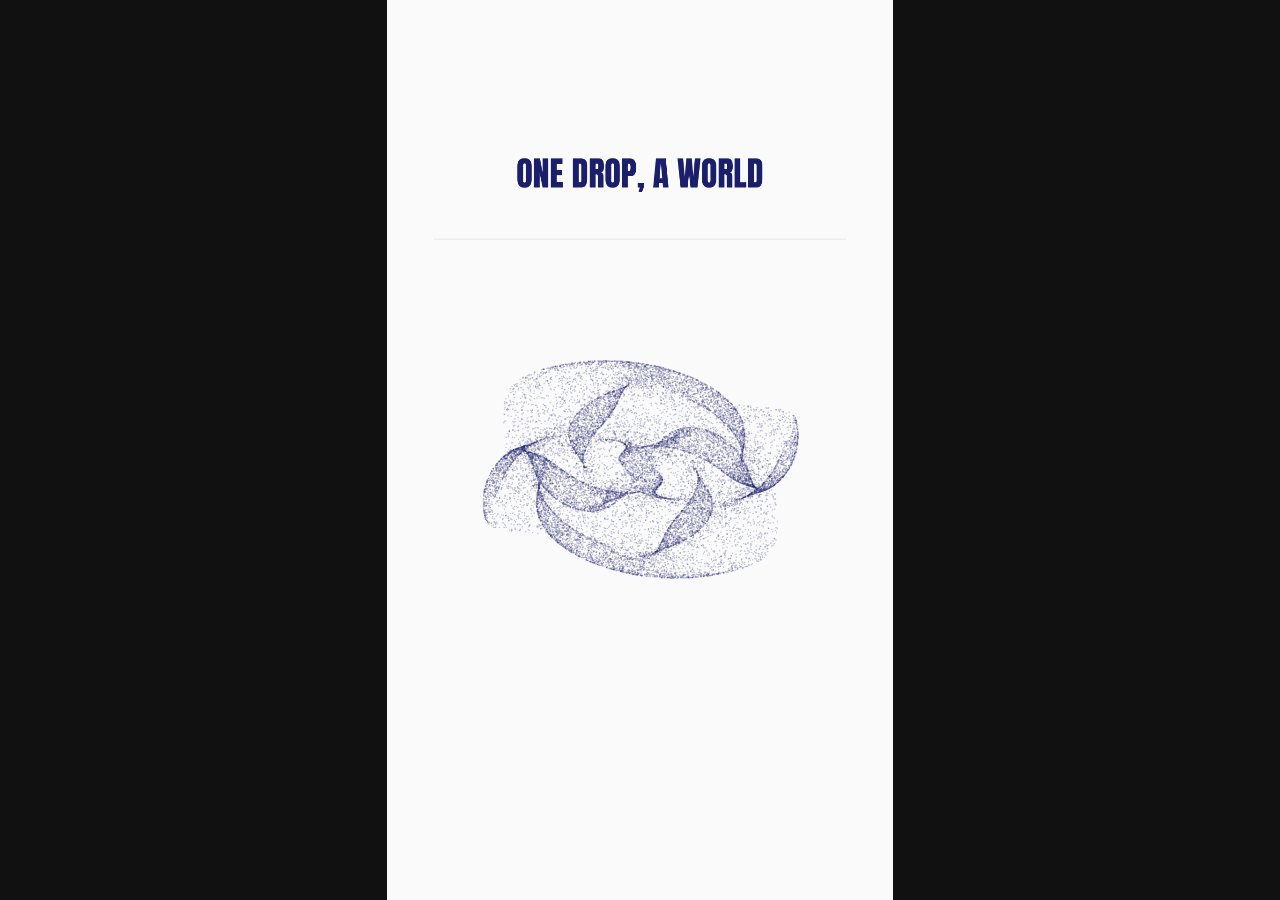
<file: films/ink/index.html>
<!doctype html><html lang="en"><meta charset="utf-8"><meta name="viewport" content="width=device-width,initial-scale=1"><title>ink — Seven motions</title><style>@font-face{font-family:Anton;src:url([data-uri])}html,body{margin:0;background:#111}canvas{display:block;width:100vw;height:100vh;object-fit:contain}</style><canvas aria-label="Original ink seed journey"></canvas><script>/* Original deterministic canvas films. Each seek resets all drawing state. */
const W=1080,H=1920,TAU=Math.PI*2;
const clamp=(v,a=0,b=1)=>Math.max(a,Math.min(b,v)),mix=(a,b,t)=>a+(b-a)*t,ease=t=>{t=clamp(t);return t*t*(3-2*t)},rnd=n=>{let x=Math.sin(n*127.1+311.7)*43758.5453;return x-Math.floor(x)};
function makeFilm(canvas,kind){
const c=canvas.getContext('2d');canvas.width=W;canvas.height=H;
const palette=[['#F4F1EA','#2F5BFF'],['#111116','#FF3319'],['#000000','#33FF66'],['#9BBC0F','#0F380F'],['#F3EFE6','#00838A'],['#E9D9B5','#5A3A1E'],['#FAFAFA','#1B1F6B']][kind];
const dur=kind<4?8:9;
const fill=(col)=>{c.fillStyle=col;c.fillRect(0,0,W,H)},line=(pts,col,width=5,close=false)=>{c.beginPath();pts.forEach((p,i)=>i?c.lineTo(...p):c.moveTo(...p));if(close)c.closePath();c.strokeStyle=col;c.lineWidth=width;c.lineCap='round';c.lineJoin='round';c.stroke()},poly=(pts,col)=>{c.beginPath();pts.forEach((p,i)=>i?c.lineTo(...p):c.moveTo(...p));c.closePath();c.fillStyle=col;c.fill()},circle=(x,y,r,col)=>{c.beginPath();c.arc(x,y,r,0,TAU);c.fillStyle=col;c.fill()},text=(s,y,size=90,col=palette[1],font='Anton',x=540)=>{c.fillStyle=col;c.textAlign='center';c.font=`${size}px ${font}`;c.fillText(s,x,y)};
function seed(x,y,r,col,rot=0){c.save();c.translate(x,y);c.rotate(rot);c.beginPath();c.moveTo(0,-r);c.bezierCurveTo(r*.9,-r*.5,r*.85,r*.9,0,r);c.bezierCurveTo(-r*.85,r*.9,-r*.9,-r*.5,0,-r);c.fillStyle=col;c.fill();c.restore()}
function grain(col,count=3500){c.fillStyle=col;for(let i=0;i<count;i++){c.globalAlpha=.08+rnd(i+4)*.1;c.fillRect(rnd(i)*W,rnd(i+1)*H,1+rnd(i+2)*3,1+rnd(i+3)*5)}c.globalAlpha=1}
const tex=document.createElement('canvas');tex.width=W;tex.height=H;const tc=tex.getContext('2d');tc.fillStyle=kind===5?'#5A3A1E':'#00838A';for(let i=0;i<19000;i++){tc.globalAlpha=.05+rnd(i+4)*.09;tc.fillRect(rnd(i)*W,rnd(i+1)*H,1+rnd(i+2)*4,1+rnd(i+3)*7)}
const small=document.createElement('canvas');const p=small.getContext('2d');
// All particle targets are sampled once from our own lettering.
const mask=document.createElement('canvas');mask.width=540;mask.height=960;const mc=mask.getContext('2d');mc.fillStyle='#fff';mc.textAlign='center';mc.font='140px Anton';mc.fillText('GROW',270,520);const pix=mc.getImageData(0,0,540,960).data,targets=[];for(let y=340;y<550;y+=2)for(let x=15;x<525;x+=2)if(pix[(y*540+x)*4+3]>100)targets.push([x*2,y*2]);
function oneLine(t){fill(palette[0]);c.strokeStyle='#DAD5CA';c.lineWidth=1;for(let x=0;x<W;x+=60){c.beginPath();c.moveTo(x,0);c.lineTo(x,H);c.stroke()}for(let y=0;y<H;y+=60){c.beginPath();c.moveTo(0,y);c.lineTo(W,y);c.stroke()}
const paths=[[],[],[],[],[]];for(let i=0;i<700;i++){let u=i/699,a=u*TAU;paths[0].push([100+880*u,1210-u*580+90*Math.sin(u*19)]);paths[1].push([540+360*Math.sin(a),920+410*Math.cos(a)+40*Math.sin(a*4)]);paths[2].push([90+900*u,1020+150*Math.sin(u*TAU*2)-220*Math.sin(u*Math.PI)]);paths[3].push([540+300*(1-u)*Math.sin(u*TAU*3),580+750*u]);let x,y;if(u<.35){x=540;y=1330-u/.35*650}else if(u<.675){a=(u-.35)/.325*TAU;x=540+180*(1-Math.cos(a));y=740-110*Math.sin(a)}else{a=(u-.675)/.325*TAU;x=540-180*(1-Math.cos(a));y=940-110*Math.sin(a)}paths[4].push([x,y])}
let stage=Math.min(3,Math.floor(t/1.5)),q=ease((t-stage*1.5)/1.5);if(t>=6){stage=3;q=ease((t-5.8)/1.4)}let pts=paths[stage].map((v,i)=>[mix(v[0],paths[stage+1][i][0],q),mix(v[1],paths[stage+1][i][1],q)]);if(t<1.2)pts=pts.slice(0,Math.max(3,Math.floor(700*t/1.2)));line(pts,palette[1],7);let tip=pts[pts.length-1];seed(tip[0],tip[1],20,palette[1],t);text(t<3?'CATCH THE WIND':t<6?'CROSS THE WORLD':'TAKE ROOT',410,78);text('One seed. One unbroken journey.',1470,60,palette[1],'monospace')}
function ball(t){const red='#FF3319',white='#EFEBE4',black='#111116',blue='#2A42FF';let s=t<1.2?0:t<2.6?1:t<4?2:t<5.2?3:t<6.4?4:5;fill(s===1?red:s===2?white:black);let x=540,y=990,r=75; if(s===0){line([[90,1340],[990,1340]],white,4);let q=t/1.2;x=180+720*q;y=1250-Math.abs(Math.sin(q*3*Math.PI))*(600*(1-q)+80);r=70;c.save();c.translate(x,y);c.scale(1+(.15*(y>1210)),1-(.2*(y>1210)));seed(0,0,r,red,.2);c.restore();text('LEAVE THE GROUND',410,70,white)}
if(s===1){text('GO',1120,620,black);let q=(t-1.2)/1.4;line([[50,850+q*180],[1030,850-q*180]],white,15);seed(820,1290,75,white,q*5);text('BEYOND THE FAMILIAR',410,65,black)}
if(s===2){for(let i=0;i<180;i++){let a=i*2.399+t,zz=Math.sin(i*.27+t),rr=Math.sqrt(i/180)*400;circle(540+Math.cos(a)*rr,960+Math.sin(a)*rr*.7,6+zz*3,blue)}seed(540,960,90,red,t);text('AROUND THE WORLD',410,70,black)}
if(s===3){for(let j=0;j<12;j++)for(let i=0;i<9;i++){let x=90+i*112,y=560+j*70,a=t*8-Math.hypot(i-4,j-6);c.save();c.translate(x,y);c.rotate(a);c.fillStyle=[red,white,blue][(i+j)%3];c.fillRect(-18,-18,36,36);c.restore()}seed(540+250*Math.sin(t*5),960,75,red,t);text('EVERY DIRECTION',410,70,white)}
if(s===4){for(let i=9;i>=0;i--){let r=((i*100+(t-5.2)*700)%1000);c.strokeStyle=i%2?blue:white;c.lineWidth=22;c.beginPath();c.arc(540,960,r,t+i,t+i+4.8);c.stroke()}seed(540,960,75,red,t);text('THROUGH THE UNKNOWN',410,65,white)}
if(s===5){let q=ease((t-6.4)/.45);for(let i=0;i<36;i++){let a=i/36*TAU,rr=(1-q)*650;poly([[540+Math.cos(a)*rr,960+Math.sin(a)*rr],[550+Math.cos(a)*rr,980+Math.sin(a)*rr],[520+Math.cos(a)*rr,980+Math.sin(a)*rr]],red)}text('GROW',1090,260*q,white);seed(920,1050,50,red);text('FIND YOUR PLACE',410,70,white);text('A seed becomes a beginning.',1440,60,white,'monospace')}
line([[70,490],[70,440],[120,440]],s===2?black:white,3);line([[1010,1390],[1010,1440],[960,1440]],s===2?black:white,3)}
function ascii(t){fill('#000000');c.font='18px monospace';c.textAlign='left';c.fillStyle='#33FF66';const chars=' .:-=+*#%@',cols=90,rows=80,cells=Array.from({length:rows},()=>Array(cols).fill(' '));const put=(x,y,ch)=>{x=Math.round(x);y=Math.round(y);if(x>=0&&x<cols&&y>=0&&y<rows)cells[y][x]=ch};if(t<1){let s='$ seed --destination earth';text(s.slice(0,Math.floor(t*30))+'_',400,53,'#33FF66','monospace');}else{text('$ seed --destination earth',400,53,'#33FF66','monospace')}
if(t<1){put(45,38,'@');put(44,39,'#');put(45,39,'@');put(46,39,'#');put(45,40,'@')}if(t>=1&&t<5.5){for(let a=0;a<TAU;a+=.08)for(let b=0;b<Math.PI;b+=.06){let isGlobe=t>3;let xx=(isGlobe?30:19)*Math.sin(b)*Math.cos(a),yy=30*Math.cos(b),z=25*Math.sin(b)*Math.sin(a),xr=xx*Math.cos(t)+z*Math.sin(t),zz=z*Math.cos(t)-xx*Math.sin(t),light=clamp((zz+25)/50),off=t>4.5&&Math.floor(t*30)%19<3?Math.sin(b*10)*10:0;put(45+xr+off,40+yy,chars[1+Math.floor(light*8)])}}
if(t>=5.5){let q=ease((t-5.5)/1.1);for(let j=0;j<75;j++)for(let i=0;i<90;i++){let x=(i-45)/28,y=(j-42)/26;let inside=Math.abs(x)<.04&&y>-.65&&y<.8||((x-.4)**2*4+(y+.6)**2*15<.8)||((x+.4)**2*4+(y+.25)**2*15<.8)||x*x*10+(y-.8)**2*22<1;if(inside)put(i,mix((rnd(i+j*90)*80+t*20)%80,j,q),chars[4+Math.floor(rnd(i+j*90)*6)])}}
c.font='18px monospace';c.textAlign='left';for(let j=0;j<rows;j++)c.fillText(cells[j].join(''),0,510+j*11);text(t<3?'[ seed detected ]':t<5.5?'[ crossing longitude ]':'[ life: online ]',1460,58,'#33FF66','monospace')}
function pixel(t){t=Math.floor(t*15)/15;const cs=['#0F380F','#306230','#8BAC0F','#9BBC0F'],n=t<1.2?540:t<1.6?270:t<2?68:135;small.width=n;small.height=Math.round(n*H/W);const h=small.height;p.fillStyle=cs[3];p.fillRect(0,0,n,h);const bay=[0,8,2,10,12,4,14,6,3,11,1,9,15,7,13,5];let scale=n/135,cx=(t<2.4?67.5:35+65*clamp((t-2.4)/3))*scale,cy=(t<2.4?112:123-Math.abs(Math.sin((t-2.4)*4))*20)*scale;
for(let y=Math.floor(h*.55);y<h*.87;y++)for(let x=0;x<n;x++){let hh=(165+18*Math.sin(x/n*7+t*.7))*scale;if(y>hh){p.fillStyle=cs[bay[(y%4)*4+x%4]/16<(y-hh)/(70*scale)?0:1];p.fillRect(x,y,1,1)}}
for(let y=Math.floor(cy-22*scale);y<cy+22*scale;y++)for(let x=Math.floor(cx-15*scale);x<cx+15*scale;x++){let rr=((x-cx)/(15*scale))**2+((y-cy)/(22*scale))**2;if(rr<1){p.fillStyle=cs[bay[(y%4)*4+x%4]/16<rr?0:2];p.fillRect(x,y,1,1)}}
if(t>4&&t<4.6){for(let j=0;j<6;j++){let y=Math.floor((90+j*13)*scale);p.drawImage(small,0,y,n,3*scale,Math.sin(j+t*30)*15*scale,y,n,3*scale)}}
if(t>5.2){let q=ease((t-5.2)/1.4);p.strokeStyle=cs[0];p.lineWidth=3*scale;p.beginPath();p.moveTo(cx,cy);p.lineTo(cx,cy-42*scale*q);p.stroke();p.fillStyle=cs[0];p.fillRect(cx,cy-39*scale*q,22*scale*q,8*scale);p.fillRect(cx-20*scale*q,cy-26*scale*q,20*scale*q,8*scale)}
p.fillStyle=cs[0];p.textAlign='center';p.font=`${Math.round(11*scale)}px monospace`;p.fillText(t<2.4?'SEED / 001':t<5.2?'WIND / EAST':'PRESS GROW',n/2,50*scale);const id=p.getImageData(0,0,n,h);const rgb=[[15,56,15],[48,98,48],[139,172,15],[155,188,15]];for(let i=0;i<id.data.length;i+=4){let best=0,dist=1e9;for(let j=0;j<4;j++){let d=(id.data[i]-rgb[j][0])**2+(id.data[i+1]-rgb[j][1])**2+(id.data[i+2]-rgb[j][2])**2;if(d<dist){dist=d;best=j}}id.data[i]=rgb[best][0];id.data[i+1]=rgb[best][1];id.data[i+2]=rgb[best][2]}p.putImageData(id,0,0);c.imageSmoothingEnabled=false;c.drawImage(small,0,0,W,H);c.imageSmoothingEnabled=true}
function riso(t){t=Math.floor(t*10)/10;fill('#F3EFE6');c.drawImage(tex,0,0);const pink='#FF48B0',teal='#00838A';let jitter=Math.sin(Math.floor(t*10)*71)*3;c.save();c.translate(jitter,Math.cos(t*50)*3);function paper(pts,col){c.save();c.shadowColor='#443f3924';c.shadowBlur=10;c.shadowOffsetY=8;poly(pts,col);c.restore();line(pts,col===pink?teal:pink,3,true);c.save();c.beginPath();pts.forEach((p,i)=>i?c.lineTo(...p):c.moveTo(...p));c.closePath();c.clip();c.fillStyle='#F3EFE6';for(let j=0;j<50;j++)for(let i=0;i<45;i++){let x=i*27+6,y=j*29+510;circle(x,y,2.4,'#F3EFE6')}c.globalAlpha=.5;c.drawImage(tex,4,3);c.restore()}
if(t<1.5){let q=ease(t/1.2);paper([[mix(-500,120,q),1100],[mix(-200,420,q),680],[mix(0,620,q),1190]],teal);circle(mix(1400,800,q),650,130,pink);seed(mix(130,540,q),1000,90,pink,t)}else if(t<3){let q=ease((t-1.5)/1.5);paper([[120,1060],[950,1060],[780,1260],[300,1260]],teal);paper([[540,620],[540,1030],[840,1030]],pink);line([[540,620],[540,1140]],teal,7);seed(350+q*130,1020,75,pink,-.3)}else if(t<4.5){let q=ease((t-3)/1.5);for(let j=0;j<4;j++){let pts=[[0,1100+j*90]];for(let x=0;x<=1080;x+=30)pts.push([x,1000+j*100+55*Math.sin(x/110+t*2)]);pts.push([1080,1530],[0,1530]);paper(pts,j%2?pink:teal)}paper([[100,720],[100+850*q,720],[100+850*q,820],[100,820]],teal);circle(840,600,110,pink);seed(250+q*500,880,70,pink,.6)}else if(t<6){let q=(t-4.5)/1.5;for(let i=0;i<6;i++){let x=100+i*150,y=930+(i%2?150:-100)*q;paper([[x,y],[x+150,y+(i%2?-160:160)*q],[x+150,1280],[x,1280]],i%2?pink:teal)}seed(140+q*750,790+q*170,75,pink,q)}else{let q=ease((t-6)/1.2);paper([[80,1190],[1000,1190],[980,1390],[100,1380]],teal);seed(540,1160,80,pink);line([[540,1150],[540,1150-q*420]],teal,15);paper([[540,850],[540+q*290,650],[540+q*220,900]],pink);paper([[540,1030],[540-q*250,820],[540-q*180,1070]],teal);if(t>7.5){for(let i=0;i<35;i++){let x=rnd(i)*W,y=520+((t-7.5)*350+rnd(i+4)*500)%850;c.save();c.translate(x,y);c.rotate(i+t);c.fillStyle=i%2?pink:teal;c.fillRect(-7,-12,14,24);c.restore()}text('FOUND A HOME',1460,70,teal)}}c.restore();text(t<1.5?'A PAPER WIND':t<3?'A LITTLE BOAT':t<4.5?'A FOLDED SEA':t<6?'OVER THE HILLS':'ROOTED, AT LAST',410,80,teal);c.globalAlpha=.7;c.drawImage(tex,0,0);c.globalAlpha=1}
function codex(t){fill('#E9D9B5');c.drawImage(tex,0,0);const ink='#5A3A1E',chalk='#A4452C';text(t<6.5?'THE MEASURE OF WIND':'AN INVENTION CALLED LIFE',400,68,ink,'Georgia');let prog=clamp(t/1.5);let pts=[];for(let i=0;i<240*prog;i++){let a=i/240*TAU;pts.push([540+380*Math.cos(a),960+380*Math.sin(a)])}line(pts,chalk,3);if(t>.6)line([[160,580],[920,580],[920,1340],[160,1340],[160,580]],chalk,2);for(let i=0;i<20*prog;i++)line([[160+i*40,570],[160+i*40,590]],chalk,2);
if(t<1.5)seed(540,960,75,ink);let fly=t<4.5?0:clamp((t-4.5)/2),lift=fly*fly*1350; c.save();c.translate(Math.sin(fly*3)*150,-lift);if(t>1.5){let draw=clamp((t-1.5)/2);seed(540,960,75,ink,.1*Math.sin(t));for(let s of [-1,1]){let flap=t>4.5?Math.sin(t*10)*70*fly:0,wing=[[540,950],[540+s*340,700+flap],[540+s*260,1010+flap],[540+s*90,1090],[540,950]];line(wing.slice(0,Math.max(2,Math.ceil(draw*5))),ink,5);if(t>2.7)for(let j=0;j<23*clamp((t-2.7)/.8);j++){line([[540+s*(100+j*8),820+j*7+flap],[540+s*(90+j*8),1000+j*3]],ink,2)} }if(t>3.5){for(let i=0;i<12;i++){let a=i/12*TAU+t;line([[540+Math.cos(a)*40,960+Math.sin(a)*40],[540+Math.cos(a)*56,960+Math.sin(a)*56]],'#E9D9B5',3)} }}c.restore();if(t>3.5&&t<6.5){for(let i=0;i<8;i++){let y=600+i*70;let pts=[];for(let j=0;j<30;j++)pts.push([45+j*4,y+Math.sin(j*2.3+i)*8]);line(pts,ink,1.7)}}if(t>6.5){let q=ease((t-6.5)/.65);fill('#E9D9B5');c.drawImage(tex,0,0);if(q<1){poly([[1080*q,0],[1080,0],[1080,H],[1080*q,H]],'#C7B38F');line([[1080*q,0],[1080*q,H]],ink,3)}text('grow',1060,240,ink,'Georgia');seed(540,1230,70,ink);line([[540,1300],[540,1420],[480,1460]],ink,4);text('Every journey carries a beginning.',440,60,ink,'Georgia') }}
function ink(t){fill('#FAFAFA');line([[100,510],[980,510]],'#e3e3ed',2);text(t<3.5?'ONE DROP, A WORLD':t<7?'TWO CURRENTS MEET':'SOMETHING TAKES ROOT',400,72,'#1B1F6B');const N=30000;let settle=ease((t-4.5)/2.5),diss=ease((t-8)/1);for(let i=0;i<N;i++){let a=rnd(i)*TAU,rr=Math.sqrt(rnd(i+N)),mag=i>N*.66,age=Math.max(0,t-(mag?3.5:0)),bloom=ease((age-.5)/3),rad=(20+330*bloom)*rr,theta=a+Math.sin(rr*7+age*.9)*bloom*.8,x=540+Math.cos(theta)*rad+Math.sin(a*5+age)*35*bloom,y=550+Math.min(age,3)*150+Math.sin(theta)*rad*.65+Math.cos(a*3+age)*45*bloom;
if(mag&&t<3.5)continue;let tar=targets[Math.floor(rnd(i+121)*targets.length)]||[540,960];x=mix(x,tar[0],settle);y=mix(y,tar[1],settle);x+=Math.sin(a*3+t)*diss*100;y+=diss*200*rr;c.globalAlpha=.24;c.fillStyle=mag?'#C2185B':'#1B1F6B';c.fillRect(x,y,2.8,2.8)}c.globalAlpha=1;if(t<1)seed(540,540+Math.min(t,1)*190,27,'#1B1F6B');if(t>7){seed(540,1210+diss*90,45,'#1B1F6B');line([[540,1250],[540,1370],[500,1410]],'#1B1F6B',3)}}
return {duration:dur,seek(t){c.resetTransform();c.globalAlpha=1;c.globalCompositeOperation='source-over';c.clearRect(0,0,W,H);[oneLine,ball,ascii,pixel,riso,codex,ink][kind](clamp(t,0,dur-.001))}};
}

document.fonts.load("100px Anton").then(()=>{window.film=makeFilm(document.querySelector("canvas"),6);window.seek=t=>film.seek(t);seek(3);window.ready=true;});</script></html>
</file>
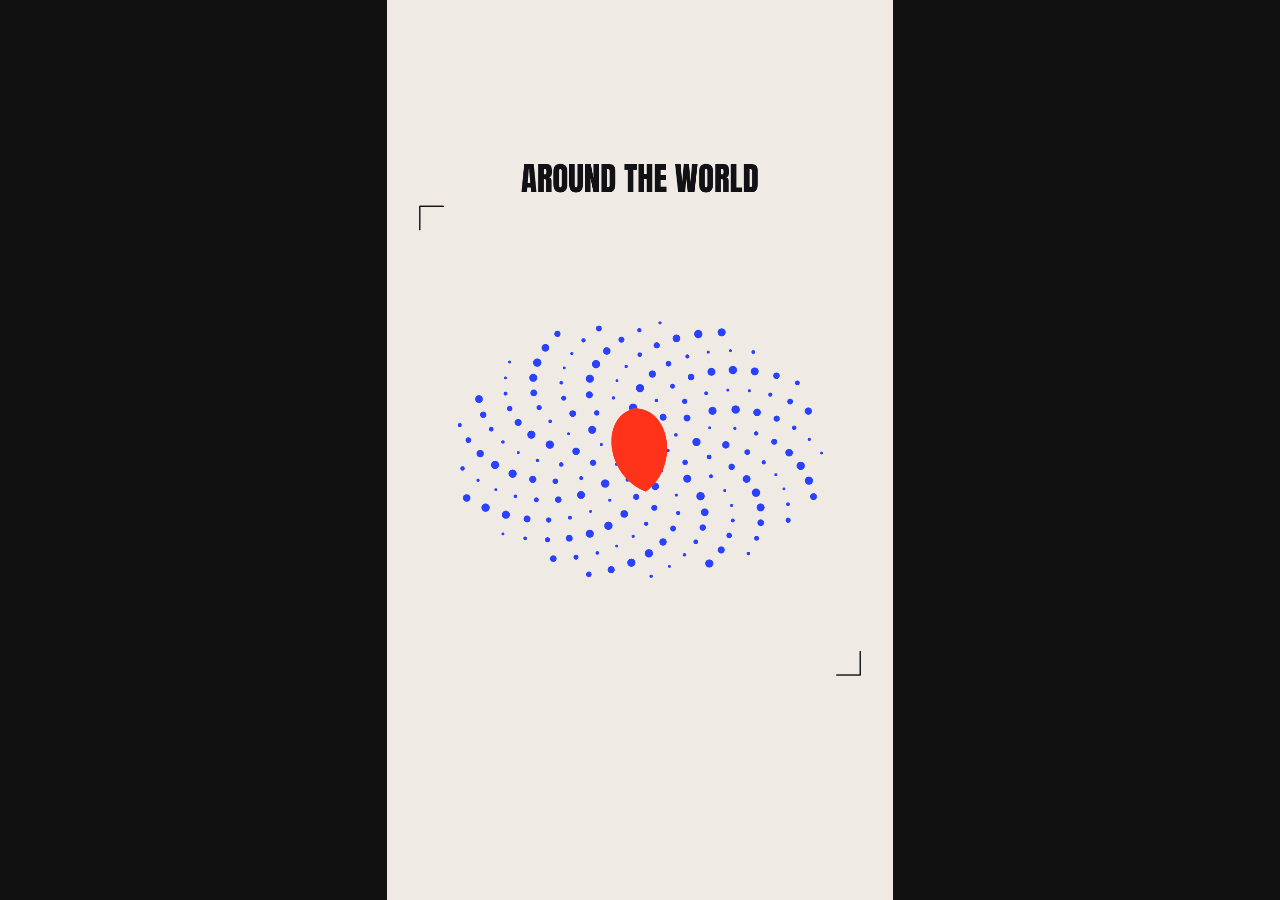
<file: films/one-ball/index.html>
<!doctype html><html lang="en"><meta charset="utf-8"><meta name="viewport" content="width=device-width,initial-scale=1"><title>one-ball — Seven motions</title><style>@font-face{font-family:Anton;src:url([data-uri])}html,body{margin:0;background:#111}canvas{display:block;width:100vw;height:100vh;object-fit:contain}</style><canvas aria-label="Original one-ball seed journey"></canvas><script>/* Original deterministic canvas films. Each seek resets all drawing state. */
const W=1080,H=1920,TAU=Math.PI*2;
const clamp=(v,a=0,b=1)=>Math.max(a,Math.min(b,v)),mix=(a,b,t)=>a+(b-a)*t,ease=t=>{t=clamp(t);return t*t*(3-2*t)},rnd=n=>{let x=Math.sin(n*127.1+311.7)*43758.5453;return x-Math.floor(x)};
function makeFilm(canvas,kind){
const c=canvas.getContext('2d');canvas.width=W;canvas.height=H;
const palette=[['#F4F1EA','#2F5BFF'],['#111116','#FF3319'],['#000000','#33FF66'],['#9BBC0F','#0F380F'],['#F3EFE6','#00838A'],['#E9D9B5','#5A3A1E'],['#FAFAFA','#1B1F6B']][kind];
const dur=kind<4?8:9;
const fill=(col)=>{c.fillStyle=col;c.fillRect(0,0,W,H)},line=(pts,col,width=5,close=false)=>{c.beginPath();pts.forEach((p,i)=>i?c.lineTo(...p):c.moveTo(...p));if(close)c.closePath();c.strokeStyle=col;c.lineWidth=width;c.lineCap='round';c.lineJoin='round';c.stroke()},poly=(pts,col)=>{c.beginPath();pts.forEach((p,i)=>i?c.lineTo(...p):c.moveTo(...p));c.closePath();c.fillStyle=col;c.fill()},circle=(x,y,r,col)=>{c.beginPath();c.arc(x,y,r,0,TAU);c.fillStyle=col;c.fill()},text=(s,y,size=90,col=palette[1],font='Anton',x=540)=>{c.fillStyle=col;c.textAlign='center';c.font=`${size}px ${font}`;c.fillText(s,x,y)};
function seed(x,y,r,col,rot=0){c.save();c.translate(x,y);c.rotate(rot);c.beginPath();c.moveTo(0,-r);c.bezierCurveTo(r*.9,-r*.5,r*.85,r*.9,0,r);c.bezierCurveTo(-r*.85,r*.9,-r*.9,-r*.5,0,-r);c.fillStyle=col;c.fill();c.restore()}
function grain(col,count=3500){c.fillStyle=col;for(let i=0;i<count;i++){c.globalAlpha=.08+rnd(i+4)*.1;c.fillRect(rnd(i)*W,rnd(i+1)*H,1+rnd(i+2)*3,1+rnd(i+3)*5)}c.globalAlpha=1}
const tex=document.createElement('canvas');tex.width=W;tex.height=H;const tc=tex.getContext('2d');tc.fillStyle=kind===5?'#5A3A1E':'#00838A';for(let i=0;i<19000;i++){tc.globalAlpha=.05+rnd(i+4)*.09;tc.fillRect(rnd(i)*W,rnd(i+1)*H,1+rnd(i+2)*4,1+rnd(i+3)*7)}
const small=document.createElement('canvas');const p=small.getContext('2d');
// All particle targets are sampled once from our own lettering.
const mask=document.createElement('canvas');mask.width=540;mask.height=960;const mc=mask.getContext('2d');mc.fillStyle='#fff';mc.textAlign='center';mc.font='140px Anton';mc.fillText('GROW',270,520);const pix=mc.getImageData(0,0,540,960).data,targets=[];for(let y=340;y<550;y+=2)for(let x=15;x<525;x+=2)if(pix[(y*540+x)*4+3]>100)targets.push([x*2,y*2]);
function oneLine(t){fill(palette[0]);c.strokeStyle='#DAD5CA';c.lineWidth=1;for(let x=0;x<W;x+=60){c.beginPath();c.moveTo(x,0);c.lineTo(x,H);c.stroke()}for(let y=0;y<H;y+=60){c.beginPath();c.moveTo(0,y);c.lineTo(W,y);c.stroke()}
const paths=[[],[],[],[],[]];for(let i=0;i<700;i++){let u=i/699,a=u*TAU;paths[0].push([100+880*u,1210-u*580+90*Math.sin(u*19)]);paths[1].push([540+360*Math.sin(a),920+410*Math.cos(a)+40*Math.sin(a*4)]);paths[2].push([90+900*u,1020+150*Math.sin(u*TAU*2)-220*Math.sin(u*Math.PI)]);paths[3].push([540+300*(1-u)*Math.sin(u*TAU*3),580+750*u]);let x,y;if(u<.35){x=540;y=1330-u/.35*650}else if(u<.675){a=(u-.35)/.325*TAU;x=540+180*(1-Math.cos(a));y=740-110*Math.sin(a)}else{a=(u-.675)/.325*TAU;x=540-180*(1-Math.cos(a));y=940-110*Math.sin(a)}paths[4].push([x,y])}
let stage=Math.min(3,Math.floor(t/1.5)),q=ease((t-stage*1.5)/1.5);if(t>=6){stage=3;q=ease((t-5.8)/1.4)}let pts=paths[stage].map((v,i)=>[mix(v[0],paths[stage+1][i][0],q),mix(v[1],paths[stage+1][i][1],q)]);if(t<1.2)pts=pts.slice(0,Math.max(3,Math.floor(700*t/1.2)));line(pts,palette[1],7);let tip=pts[pts.length-1];seed(tip[0],tip[1],20,palette[1],t);text(t<3?'CATCH THE WIND':t<6?'CROSS THE WORLD':'TAKE ROOT',410,78);text('One seed. One unbroken journey.',1470,60,palette[1],'monospace')}
function ball(t){const red='#FF3319',white='#EFEBE4',black='#111116',blue='#2A42FF';let s=t<1.2?0:t<2.6?1:t<4?2:t<5.2?3:t<6.4?4:5;fill(s===1?red:s===2?white:black);let x=540,y=990,r=75; if(s===0){line([[90,1340],[990,1340]],white,4);let q=t/1.2;x=180+720*q;y=1250-Math.abs(Math.sin(q*3*Math.PI))*(600*(1-q)+80);r=70;c.save();c.translate(x,y);c.scale(1+(.15*(y>1210)),1-(.2*(y>1210)));seed(0,0,r,red,.2);c.restore();text('LEAVE THE GROUND',410,70,white)}
if(s===1){text('GO',1120,620,black);let q=(t-1.2)/1.4;line([[50,850+q*180],[1030,850-q*180]],white,15);seed(820,1290,75,white,q*5);text('BEYOND THE FAMILIAR',410,65,black)}
if(s===2){for(let i=0;i<180;i++){let a=i*2.399+t,zz=Math.sin(i*.27+t),rr=Math.sqrt(i/180)*400;circle(540+Math.cos(a)*rr,960+Math.sin(a)*rr*.7,6+zz*3,blue)}seed(540,960,90,red,t);text('AROUND THE WORLD',410,70,black)}
if(s===3){for(let j=0;j<12;j++)for(let i=0;i<9;i++){let x=90+i*112,y=560+j*70,a=t*8-Math.hypot(i-4,j-6);c.save();c.translate(x,y);c.rotate(a);c.fillStyle=[red,white,blue][(i+j)%3];c.fillRect(-18,-18,36,36);c.restore()}seed(540+250*Math.sin(t*5),960,75,red,t);text('EVERY DIRECTION',410,70,white)}
if(s===4){for(let i=9;i>=0;i--){let r=((i*100+(t-5.2)*700)%1000);c.strokeStyle=i%2?blue:white;c.lineWidth=22;c.beginPath();c.arc(540,960,r,t+i,t+i+4.8);c.stroke()}seed(540,960,75,red,t);text('THROUGH THE UNKNOWN',410,65,white)}
if(s===5){let q=ease((t-6.4)/.45);for(let i=0;i<36;i++){let a=i/36*TAU,rr=(1-q)*650;poly([[540+Math.cos(a)*rr,960+Math.sin(a)*rr],[550+Math.cos(a)*rr,980+Math.sin(a)*rr],[520+Math.cos(a)*rr,980+Math.sin(a)*rr]],red)}text('GROW',1090,260*q,white);seed(920,1050,50,red);text('FIND YOUR PLACE',410,70,white);text('A seed becomes a beginning.',1440,60,white,'monospace')}
line([[70,490],[70,440],[120,440]],s===2?black:white,3);line([[1010,1390],[1010,1440],[960,1440]],s===2?black:white,3)}
function ascii(t){fill('#000000');c.font='18px monospace';c.textAlign='left';c.fillStyle='#33FF66';const chars=' .:-=+*#%@',cols=90,rows=80,cells=Array.from({length:rows},()=>Array(cols).fill(' '));const put=(x,y,ch)=>{x=Math.round(x);y=Math.round(y);if(x>=0&&x<cols&&y>=0&&y<rows)cells[y][x]=ch};if(t<1){let s='$ seed --destination earth';text(s.slice(0,Math.floor(t*30))+'_',400,53,'#33FF66','monospace');}else{text('$ seed --destination earth',400,53,'#33FF66','monospace')}
if(t<1){put(45,38,'@');put(44,39,'#');put(45,39,'@');put(46,39,'#');put(45,40,'@')}if(t>=1&&t<5.5){for(let a=0;a<TAU;a+=.08)for(let b=0;b<Math.PI;b+=.06){let isGlobe=t>3;let xx=(isGlobe?30:19)*Math.sin(b)*Math.cos(a),yy=30*Math.cos(b),z=25*Math.sin(b)*Math.sin(a),xr=xx*Math.cos(t)+z*Math.sin(t),zz=z*Math.cos(t)-xx*Math.sin(t),light=clamp((zz+25)/50),off=t>4.5&&Math.floor(t*30)%19<3?Math.sin(b*10)*10:0;put(45+xr+off,40+yy,chars[1+Math.floor(light*8)])}}
if(t>=5.5){let q=ease((t-5.5)/1.1);for(let j=0;j<75;j++)for(let i=0;i<90;i++){let x=(i-45)/28,y=(j-42)/26;let inside=Math.abs(x)<.04&&y>-.65&&y<.8||((x-.4)**2*4+(y+.6)**2*15<.8)||((x+.4)**2*4+(y+.25)**2*15<.8)||x*x*10+(y-.8)**2*22<1;if(inside)put(i,mix((rnd(i+j*90)*80+t*20)%80,j,q),chars[4+Math.floor(rnd(i+j*90)*6)])}}
c.font='18px monospace';c.textAlign='left';for(let j=0;j<rows;j++)c.fillText(cells[j].join(''),0,510+j*11);text(t<3?'[ seed detected ]':t<5.5?'[ crossing longitude ]':'[ life: online ]',1460,58,'#33FF66','monospace')}
function pixel(t){t=Math.floor(t*15)/15;const cs=['#0F380F','#306230','#8BAC0F','#9BBC0F'],n=t<1.2?540:t<1.6?270:t<2?68:135;small.width=n;small.height=Math.round(n*H/W);const h=small.height;p.fillStyle=cs[3];p.fillRect(0,0,n,h);const bay=[0,8,2,10,12,4,14,6,3,11,1,9,15,7,13,5];let scale=n/135,cx=(t<2.4?67.5:35+65*clamp((t-2.4)/3))*scale,cy=(t<2.4?112:123-Math.abs(Math.sin((t-2.4)*4))*20)*scale;
for(let y=Math.floor(h*.55);y<h*.87;y++)for(let x=0;x<n;x++){let hh=(165+18*Math.sin(x/n*7+t*.7))*scale;if(y>hh){p.fillStyle=cs[bay[(y%4)*4+x%4]/16<(y-hh)/(70*scale)?0:1];p.fillRect(x,y,1,1)}}
for(let y=Math.floor(cy-22*scale);y<cy+22*scale;y++)for(let x=Math.floor(cx-15*scale);x<cx+15*scale;x++){let rr=((x-cx)/(15*scale))**2+((y-cy)/(22*scale))**2;if(rr<1){p.fillStyle=cs[bay[(y%4)*4+x%4]/16<rr?0:2];p.fillRect(x,y,1,1)}}
if(t>4&&t<4.6){for(let j=0;j<6;j++){let y=Math.floor((90+j*13)*scale);p.drawImage(small,0,y,n,3*scale,Math.sin(j+t*30)*15*scale,y,n,3*scale)}}
if(t>5.2){let q=ease((t-5.2)/1.4);p.strokeStyle=cs[0];p.lineWidth=3*scale;p.beginPath();p.moveTo(cx,cy);p.lineTo(cx,cy-42*scale*q);p.stroke();p.fillStyle=cs[0];p.fillRect(cx,cy-39*scale*q,22*scale*q,8*scale);p.fillRect(cx-20*scale*q,cy-26*scale*q,20*scale*q,8*scale)}
p.fillStyle=cs[0];p.textAlign='center';p.font=`${Math.round(11*scale)}px monospace`;p.fillText(t<2.4?'SEED / 001':t<5.2?'WIND / EAST':'PRESS GROW',n/2,50*scale);const id=p.getImageData(0,0,n,h);const rgb=[[15,56,15],[48,98,48],[139,172,15],[155,188,15]];for(let i=0;i<id.data.length;i+=4){let best=0,dist=1e9;for(let j=0;j<4;j++){let d=(id.data[i]-rgb[j][0])**2+(id.data[i+1]-rgb[j][1])**2+(id.data[i+2]-rgb[j][2])**2;if(d<dist){dist=d;best=j}}id.data[i]=rgb[best][0];id.data[i+1]=rgb[best][1];id.data[i+2]=rgb[best][2]}p.putImageData(id,0,0);c.imageSmoothingEnabled=false;c.drawImage(small,0,0,W,H);c.imageSmoothingEnabled=true}
function riso(t){t=Math.floor(t*10)/10;fill('#F3EFE6');c.drawImage(tex,0,0);const pink='#FF48B0',teal='#00838A';let jitter=Math.sin(Math.floor(t*10)*71)*3;c.save();c.translate(jitter,Math.cos(t*50)*3);function paper(pts,col){c.save();c.shadowColor='#443f3924';c.shadowBlur=10;c.shadowOffsetY=8;poly(pts,col);c.restore();line(pts,col===pink?teal:pink,3,true);c.save();c.beginPath();pts.forEach((p,i)=>i?c.lineTo(...p):c.moveTo(...p));c.closePath();c.clip();c.fillStyle='#F3EFE6';for(let j=0;j<50;j++)for(let i=0;i<45;i++){let x=i*27+6,y=j*29+510;circle(x,y,2.4,'#F3EFE6')}c.globalAlpha=.5;c.drawImage(tex,4,3);c.restore()}
if(t<1.5){let q=ease(t/1.2);paper([[mix(-500,120,q),1100],[mix(-200,420,q),680],[mix(0,620,q),1190]],teal);circle(mix(1400,800,q),650,130,pink);seed(mix(130,540,q),1000,90,pink,t)}else if(t<3){let q=ease((t-1.5)/1.5);paper([[120,1060],[950,1060],[780,1260],[300,1260]],teal);paper([[540,620],[540,1030],[840,1030]],pink);line([[540,620],[540,1140]],teal,7);seed(350+q*130,1020,75,pink,-.3)}else if(t<4.5){let q=ease((t-3)/1.5);for(let j=0;j<4;j++){let pts=[[0,1100+j*90]];for(let x=0;x<=1080;x+=30)pts.push([x,1000+j*100+55*Math.sin(x/110+t*2)]);pts.push([1080,1530],[0,1530]);paper(pts,j%2?pink:teal)}paper([[100,720],[100+850*q,720],[100+850*q,820],[100,820]],teal);circle(840,600,110,pink);seed(250+q*500,880,70,pink,.6)}else if(t<6){let q=(t-4.5)/1.5;for(let i=0;i<6;i++){let x=100+i*150,y=930+(i%2?150:-100)*q;paper([[x,y],[x+150,y+(i%2?-160:160)*q],[x+150,1280],[x,1280]],i%2?pink:teal)}seed(140+q*750,790+q*170,75,pink,q)}else{let q=ease((t-6)/1.2);paper([[80,1190],[1000,1190],[980,1390],[100,1380]],teal);seed(540,1160,80,pink);line([[540,1150],[540,1150-q*420]],teal,15);paper([[540,850],[540+q*290,650],[540+q*220,900]],pink);paper([[540,1030],[540-q*250,820],[540-q*180,1070]],teal);if(t>7.5){for(let i=0;i<35;i++){let x=rnd(i)*W,y=520+((t-7.5)*350+rnd(i+4)*500)%850;c.save();c.translate(x,y);c.rotate(i+t);c.fillStyle=i%2?pink:teal;c.fillRect(-7,-12,14,24);c.restore()}text('FOUND A HOME',1460,70,teal)}}c.restore();text(t<1.5?'A PAPER WIND':t<3?'A LITTLE BOAT':t<4.5?'A FOLDED SEA':t<6?'OVER THE HILLS':'ROOTED, AT LAST',410,80,teal);c.globalAlpha=.7;c.drawImage(tex,0,0);c.globalAlpha=1}
function codex(t){fill('#E9D9B5');c.drawImage(tex,0,0);const ink='#5A3A1E',chalk='#A4452C';text(t<6.5?'THE MEASURE OF WIND':'AN INVENTION CALLED LIFE',400,68,ink,'Georgia');let prog=clamp(t/1.5);let pts=[];for(let i=0;i<240*prog;i++){let a=i/240*TAU;pts.push([540+380*Math.cos(a),960+380*Math.sin(a)])}line(pts,chalk,3);if(t>.6)line([[160,580],[920,580],[920,1340],[160,1340],[160,580]],chalk,2);for(let i=0;i<20*prog;i++)line([[160+i*40,570],[160+i*40,590]],chalk,2);
if(t<1.5)seed(540,960,75,ink);let fly=t<4.5?0:clamp((t-4.5)/2),lift=fly*fly*1350; c.save();c.translate(Math.sin(fly*3)*150,-lift);if(t>1.5){let draw=clamp((t-1.5)/2);seed(540,960,75,ink,.1*Math.sin(t));for(let s of [-1,1]){let flap=t>4.5?Math.sin(t*10)*70*fly:0,wing=[[540,950],[540+s*340,700+flap],[540+s*260,1010+flap],[540+s*90,1090],[540,950]];line(wing.slice(0,Math.max(2,Math.ceil(draw*5))),ink,5);if(t>2.7)for(let j=0;j<23*clamp((t-2.7)/.8);j++){line([[540+s*(100+j*8),820+j*7+flap],[540+s*(90+j*8),1000+j*3]],ink,2)} }if(t>3.5){for(let i=0;i<12;i++){let a=i/12*TAU+t;line([[540+Math.cos(a)*40,960+Math.sin(a)*40],[540+Math.cos(a)*56,960+Math.sin(a)*56]],'#E9D9B5',3)} }}c.restore();if(t>3.5&&t<6.5){for(let i=0;i<8;i++){let y=600+i*70;let pts=[];for(let j=0;j<30;j++)pts.push([45+j*4,y+Math.sin(j*2.3+i)*8]);line(pts,ink,1.7)}}if(t>6.5){let q=ease((t-6.5)/.65);fill('#E9D9B5');c.drawImage(tex,0,0);if(q<1){poly([[1080*q,0],[1080,0],[1080,H],[1080*q,H]],'#C7B38F');line([[1080*q,0],[1080*q,H]],ink,3)}text('grow',1060,240,ink,'Georgia');seed(540,1230,70,ink);line([[540,1300],[540,1420],[480,1460]],ink,4);text('Every journey carries a beginning.',440,60,ink,'Georgia') }}
function ink(t){fill('#FAFAFA');line([[100,510],[980,510]],'#e3e3ed',2);text(t<3.5?'ONE DROP, A WORLD':t<7?'TWO CURRENTS MEET':'SOMETHING TAKES ROOT',400,72,'#1B1F6B');const N=30000;let settle=ease((t-4.5)/2.5),diss=ease((t-8)/1);for(let i=0;i<N;i++){let a=rnd(i)*TAU,rr=Math.sqrt(rnd(i+N)),mag=i>N*.66,age=Math.max(0,t-(mag?3.5:0)),bloom=ease((age-.5)/3),rad=(20+330*bloom)*rr,theta=a+Math.sin(rr*7+age*.9)*bloom*.8,x=540+Math.cos(theta)*rad+Math.sin(a*5+age)*35*bloom,y=550+Math.min(age,3)*150+Math.sin(theta)*rad*.65+Math.cos(a*3+age)*45*bloom;
if(mag&&t<3.5)continue;let tar=targets[Math.floor(rnd(i+121)*targets.length)]||[540,960];x=mix(x,tar[0],settle);y=mix(y,tar[1],settle);x+=Math.sin(a*3+t)*diss*100;y+=diss*200*rr;c.globalAlpha=.24;c.fillStyle=mag?'#C2185B':'#1B1F6B';c.fillRect(x,y,2.8,2.8)}c.globalAlpha=1;if(t<1)seed(540,540+Math.min(t,1)*190,27,'#1B1F6B');if(t>7){seed(540,1210+diss*90,45,'#1B1F6B');line([[540,1250],[540,1370],[500,1410]],'#1B1F6B',3)}}
return {duration:dur,seek(t){c.resetTransform();c.globalAlpha=1;c.globalCompositeOperation='source-over';c.clearRect(0,0,W,H);[oneLine,ball,ascii,pixel,riso,codex,ink][kind](clamp(t,0,dur-.001))}};
}

document.fonts.load("100px Anton").then(()=>{window.film=makeFilm(document.querySelector("canvas"),1);window.seek=t=>film.seek(t);seek(3);window.ready=true;});</script></html>
</file>
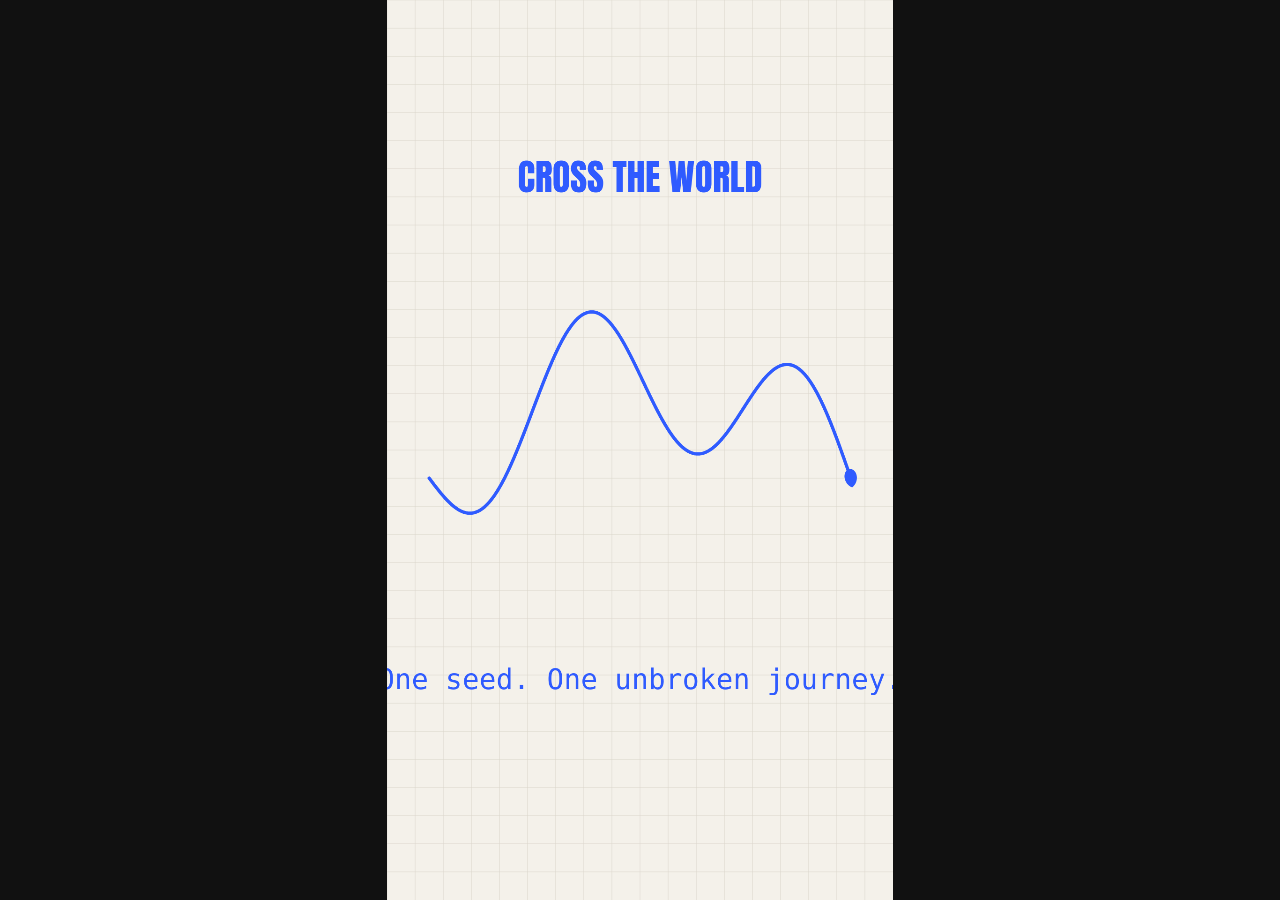
<file: films/one-line/index.html>
<!doctype html><html lang="en"><meta charset="utf-8"><meta name="viewport" content="width=device-width,initial-scale=1"><title>one-line — Seven motions</title><style>@font-face{font-family:Anton;src:url([data-uri])}html,body{margin:0;background:#111}canvas{display:block;width:100vw;height:100vh;object-fit:contain}</style><canvas aria-label="Original one-line seed journey"></canvas><script>/* Original deterministic canvas films. Each seek resets all drawing state. */
const W=1080,H=1920,TAU=Math.PI*2;
const clamp=(v,a=0,b=1)=>Math.max(a,Math.min(b,v)),mix=(a,b,t)=>a+(b-a)*t,ease=t=>{t=clamp(t);return t*t*(3-2*t)},rnd=n=>{let x=Math.sin(n*127.1+311.7)*43758.5453;return x-Math.floor(x)};
function makeFilm(canvas,kind){
const c=canvas.getContext('2d');canvas.width=W;canvas.height=H;
const palette=[['#F4F1EA','#2F5BFF'],['#111116','#FF3319'],['#000000','#33FF66'],['#9BBC0F','#0F380F'],['#F3EFE6','#00838A'],['#E9D9B5','#5A3A1E'],['#FAFAFA','#1B1F6B']][kind];
const dur=kind<4?8:9;
const fill=(col)=>{c.fillStyle=col;c.fillRect(0,0,W,H)},line=(pts,col,width=5,close=false)=>{c.beginPath();pts.forEach((p,i)=>i?c.lineTo(...p):c.moveTo(...p));if(close)c.closePath();c.strokeStyle=col;c.lineWidth=width;c.lineCap='round';c.lineJoin='round';c.stroke()},poly=(pts,col)=>{c.beginPath();pts.forEach((p,i)=>i?c.lineTo(...p):c.moveTo(...p));c.closePath();c.fillStyle=col;c.fill()},circle=(x,y,r,col)=>{c.beginPath();c.arc(x,y,r,0,TAU);c.fillStyle=col;c.fill()},text=(s,y,size=90,col=palette[1],font='Anton',x=540)=>{c.fillStyle=col;c.textAlign='center';c.font=`${size}px ${font}`;c.fillText(s,x,y)};
function seed(x,y,r,col,rot=0){c.save();c.translate(x,y);c.rotate(rot);c.beginPath();c.moveTo(0,-r);c.bezierCurveTo(r*.9,-r*.5,r*.85,r*.9,0,r);c.bezierCurveTo(-r*.85,r*.9,-r*.9,-r*.5,0,-r);c.fillStyle=col;c.fill();c.restore()}
function grain(col,count=3500){c.fillStyle=col;for(let i=0;i<count;i++){c.globalAlpha=.08+rnd(i+4)*.1;c.fillRect(rnd(i)*W,rnd(i+1)*H,1+rnd(i+2)*3,1+rnd(i+3)*5)}c.globalAlpha=1}
const tex=document.createElement('canvas');tex.width=W;tex.height=H;const tc=tex.getContext('2d');tc.fillStyle=kind===5?'#5A3A1E':'#00838A';for(let i=0;i<19000;i++){tc.globalAlpha=.05+rnd(i+4)*.09;tc.fillRect(rnd(i)*W,rnd(i+1)*H,1+rnd(i+2)*4,1+rnd(i+3)*7)}
const small=document.createElement('canvas');const p=small.getContext('2d');
// All particle targets are sampled once from our own lettering.
const mask=document.createElement('canvas');mask.width=540;mask.height=960;const mc=mask.getContext('2d');mc.fillStyle='#fff';mc.textAlign='center';mc.font='140px Anton';mc.fillText('GROW',270,520);const pix=mc.getImageData(0,0,540,960).data,targets=[];for(let y=340;y<550;y+=2)for(let x=15;x<525;x+=2)if(pix[(y*540+x)*4+3]>100)targets.push([x*2,y*2]);
function oneLine(t){fill(palette[0]);c.strokeStyle='#DAD5CA';c.lineWidth=1;for(let x=0;x<W;x+=60){c.beginPath();c.moveTo(x,0);c.lineTo(x,H);c.stroke()}for(let y=0;y<H;y+=60){c.beginPath();c.moveTo(0,y);c.lineTo(W,y);c.stroke()}
const paths=[[],[],[],[],[]];for(let i=0;i<700;i++){let u=i/699,a=u*TAU;paths[0].push([100+880*u,1210-u*580+90*Math.sin(u*19)]);paths[1].push([540+360*Math.sin(a),920+410*Math.cos(a)+40*Math.sin(a*4)]);paths[2].push([90+900*u,1020+150*Math.sin(u*TAU*2)-220*Math.sin(u*Math.PI)]);paths[3].push([540+300*(1-u)*Math.sin(u*TAU*3),580+750*u]);let x,y;if(u<.35){x=540;y=1330-u/.35*650}else if(u<.675){a=(u-.35)/.325*TAU;x=540+180*(1-Math.cos(a));y=740-110*Math.sin(a)}else{a=(u-.675)/.325*TAU;x=540-180*(1-Math.cos(a));y=940-110*Math.sin(a)}paths[4].push([x,y])}
let stage=Math.min(3,Math.floor(t/1.5)),q=ease((t-stage*1.5)/1.5);if(t>=6){stage=3;q=ease((t-5.8)/1.4)}let pts=paths[stage].map((v,i)=>[mix(v[0],paths[stage+1][i][0],q),mix(v[1],paths[stage+1][i][1],q)]);if(t<1.2)pts=pts.slice(0,Math.max(3,Math.floor(700*t/1.2)));line(pts,palette[1],7);let tip=pts[pts.length-1];seed(tip[0],tip[1],20,palette[1],t);text(t<3?'CATCH THE WIND':t<6?'CROSS THE WORLD':'TAKE ROOT',410,78);text('One seed. One unbroken journey.',1470,60,palette[1],'monospace')}
function ball(t){const red='#FF3319',white='#EFEBE4',black='#111116',blue='#2A42FF';let s=t<1.2?0:t<2.6?1:t<4?2:t<5.2?3:t<6.4?4:5;fill(s===1?red:s===2?white:black);let x=540,y=990,r=75; if(s===0){line([[90,1340],[990,1340]],white,4);let q=t/1.2;x=180+720*q;y=1250-Math.abs(Math.sin(q*3*Math.PI))*(600*(1-q)+80);r=70;c.save();c.translate(x,y);c.scale(1+(.15*(y>1210)),1-(.2*(y>1210)));seed(0,0,r,red,.2);c.restore();text('LEAVE THE GROUND',410,70,white)}
if(s===1){text('GO',1120,620,black);let q=(t-1.2)/1.4;line([[50,850+q*180],[1030,850-q*180]],white,15);seed(820,1290,75,white,q*5);text('BEYOND THE FAMILIAR',410,65,black)}
if(s===2){for(let i=0;i<180;i++){let a=i*2.399+t,zz=Math.sin(i*.27+t),rr=Math.sqrt(i/180)*400;circle(540+Math.cos(a)*rr,960+Math.sin(a)*rr*.7,6+zz*3,blue)}seed(540,960,90,red,t);text('AROUND THE WORLD',410,70,black)}
if(s===3){for(let j=0;j<12;j++)for(let i=0;i<9;i++){let x=90+i*112,y=560+j*70,a=t*8-Math.hypot(i-4,j-6);c.save();c.translate(x,y);c.rotate(a);c.fillStyle=[red,white,blue][(i+j)%3];c.fillRect(-18,-18,36,36);c.restore()}seed(540+250*Math.sin(t*5),960,75,red,t);text('EVERY DIRECTION',410,70,white)}
if(s===4){for(let i=9;i>=0;i--){let r=((i*100+(t-5.2)*700)%1000);c.strokeStyle=i%2?blue:white;c.lineWidth=22;c.beginPath();c.arc(540,960,r,t+i,t+i+4.8);c.stroke()}seed(540,960,75,red,t);text('THROUGH THE UNKNOWN',410,65,white)}
if(s===5){let q=ease((t-6.4)/.45);for(let i=0;i<36;i++){let a=i/36*TAU,rr=(1-q)*650;poly([[540+Math.cos(a)*rr,960+Math.sin(a)*rr],[550+Math.cos(a)*rr,980+Math.sin(a)*rr],[520+Math.cos(a)*rr,980+Math.sin(a)*rr]],red)}text('GROW',1090,260*q,white);seed(920,1050,50,red);text('FIND YOUR PLACE',410,70,white);text('A seed becomes a beginning.',1440,60,white,'monospace')}
line([[70,490],[70,440],[120,440]],s===2?black:white,3);line([[1010,1390],[1010,1440],[960,1440]],s===2?black:white,3)}
function ascii(t){fill('#000000');c.font='18px monospace';c.textAlign='left';c.fillStyle='#33FF66';const chars=' .:-=+*#%@',cols=90,rows=80,cells=Array.from({length:rows},()=>Array(cols).fill(' '));const put=(x,y,ch)=>{x=Math.round(x);y=Math.round(y);if(x>=0&&x<cols&&y>=0&&y<rows)cells[y][x]=ch};if(t<1){let s='$ seed --destination earth';text(s.slice(0,Math.floor(t*30))+'_',400,53,'#33FF66','monospace');}else{text('$ seed --destination earth',400,53,'#33FF66','monospace')}
if(t<1){put(45,38,'@');put(44,39,'#');put(45,39,'@');put(46,39,'#');put(45,40,'@')}if(t>=1&&t<5.5){for(let a=0;a<TAU;a+=.08)for(let b=0;b<Math.PI;b+=.06){let isGlobe=t>3;let xx=(isGlobe?30:19)*Math.sin(b)*Math.cos(a),yy=30*Math.cos(b),z=25*Math.sin(b)*Math.sin(a),xr=xx*Math.cos(t)+z*Math.sin(t),zz=z*Math.cos(t)-xx*Math.sin(t),light=clamp((zz+25)/50),off=t>4.5&&Math.floor(t*30)%19<3?Math.sin(b*10)*10:0;put(45+xr+off,40+yy,chars[1+Math.floor(light*8)])}}
if(t>=5.5){let q=ease((t-5.5)/1.1);for(let j=0;j<75;j++)for(let i=0;i<90;i++){let x=(i-45)/28,y=(j-42)/26;let inside=Math.abs(x)<.04&&y>-.65&&y<.8||((x-.4)**2*4+(y+.6)**2*15<.8)||((x+.4)**2*4+(y+.25)**2*15<.8)||x*x*10+(y-.8)**2*22<1;if(inside)put(i,mix((rnd(i+j*90)*80+t*20)%80,j,q),chars[4+Math.floor(rnd(i+j*90)*6)])}}
c.font='18px monospace';c.textAlign='left';for(let j=0;j<rows;j++)c.fillText(cells[j].join(''),0,510+j*11);text(t<3?'[ seed detected ]':t<5.5?'[ crossing longitude ]':'[ life: online ]',1460,58,'#33FF66','monospace')}
function pixel(t){t=Math.floor(t*15)/15;const cs=['#0F380F','#306230','#8BAC0F','#9BBC0F'],n=t<1.2?540:t<1.6?270:t<2?68:135;small.width=n;small.height=Math.round(n*H/W);const h=small.height;p.fillStyle=cs[3];p.fillRect(0,0,n,h);const bay=[0,8,2,10,12,4,14,6,3,11,1,9,15,7,13,5];let scale=n/135,cx=(t<2.4?67.5:35+65*clamp((t-2.4)/3))*scale,cy=(t<2.4?112:123-Math.abs(Math.sin((t-2.4)*4))*20)*scale;
for(let y=Math.floor(h*.55);y<h*.87;y++)for(let x=0;x<n;x++){let hh=(165+18*Math.sin(x/n*7+t*.7))*scale;if(y>hh){p.fillStyle=cs[bay[(y%4)*4+x%4]/16<(y-hh)/(70*scale)?0:1];p.fillRect(x,y,1,1)}}
for(let y=Math.floor(cy-22*scale);y<cy+22*scale;y++)for(let x=Math.floor(cx-15*scale);x<cx+15*scale;x++){let rr=((x-cx)/(15*scale))**2+((y-cy)/(22*scale))**2;if(rr<1){p.fillStyle=cs[bay[(y%4)*4+x%4]/16<rr?0:2];p.fillRect(x,y,1,1)}}
if(t>4&&t<4.6){for(let j=0;j<6;j++){let y=Math.floor((90+j*13)*scale);p.drawImage(small,0,y,n,3*scale,Math.sin(j+t*30)*15*scale,y,n,3*scale)}}
if(t>5.2){let q=ease((t-5.2)/1.4);p.strokeStyle=cs[0];p.lineWidth=3*scale;p.beginPath();p.moveTo(cx,cy);p.lineTo(cx,cy-42*scale*q);p.stroke();p.fillStyle=cs[0];p.fillRect(cx,cy-39*scale*q,22*scale*q,8*scale);p.fillRect(cx-20*scale*q,cy-26*scale*q,20*scale*q,8*scale)}
p.fillStyle=cs[0];p.textAlign='center';p.font=`${Math.round(11*scale)}px monospace`;p.fillText(t<2.4?'SEED / 001':t<5.2?'WIND / EAST':'PRESS GROW',n/2,50*scale);const id=p.getImageData(0,0,n,h);const rgb=[[15,56,15],[48,98,48],[139,172,15],[155,188,15]];for(let i=0;i<id.data.length;i+=4){let best=0,dist=1e9;for(let j=0;j<4;j++){let d=(id.data[i]-rgb[j][0])**2+(id.data[i+1]-rgb[j][1])**2+(id.data[i+2]-rgb[j][2])**2;if(d<dist){dist=d;best=j}}id.data[i]=rgb[best][0];id.data[i+1]=rgb[best][1];id.data[i+2]=rgb[best][2]}p.putImageData(id,0,0);c.imageSmoothingEnabled=false;c.drawImage(small,0,0,W,H);c.imageSmoothingEnabled=true}
function riso(t){t=Math.floor(t*10)/10;fill('#F3EFE6');c.drawImage(tex,0,0);const pink='#FF48B0',teal='#00838A';let jitter=Math.sin(Math.floor(t*10)*71)*3;c.save();c.translate(jitter,Math.cos(t*50)*3);function paper(pts,col){c.save();c.shadowColor='#443f3924';c.shadowBlur=10;c.shadowOffsetY=8;poly(pts,col);c.restore();line(pts,col===pink?teal:pink,3,true);c.save();c.beginPath();pts.forEach((p,i)=>i?c.lineTo(...p):c.moveTo(...p));c.closePath();c.clip();c.fillStyle='#F3EFE6';for(let j=0;j<50;j++)for(let i=0;i<45;i++){let x=i*27+6,y=j*29+510;circle(x,y,2.4,'#F3EFE6')}c.globalAlpha=.5;c.drawImage(tex,4,3);c.restore()}
if(t<1.5){let q=ease(t/1.2);paper([[mix(-500,120,q),1100],[mix(-200,420,q),680],[mix(0,620,q),1190]],teal);circle(mix(1400,800,q),650,130,pink);seed(mix(130,540,q),1000,90,pink,t)}else if(t<3){let q=ease((t-1.5)/1.5);paper([[120,1060],[950,1060],[780,1260],[300,1260]],teal);paper([[540,620],[540,1030],[840,1030]],pink);line([[540,620],[540,1140]],teal,7);seed(350+q*130,1020,75,pink,-.3)}else if(t<4.5){let q=ease((t-3)/1.5);for(let j=0;j<4;j++){let pts=[[0,1100+j*90]];for(let x=0;x<=1080;x+=30)pts.push([x,1000+j*100+55*Math.sin(x/110+t*2)]);pts.push([1080,1530],[0,1530]);paper(pts,j%2?pink:teal)}paper([[100,720],[100+850*q,720],[100+850*q,820],[100,820]],teal);circle(840,600,110,pink);seed(250+q*500,880,70,pink,.6)}else if(t<6){let q=(t-4.5)/1.5;for(let i=0;i<6;i++){let x=100+i*150,y=930+(i%2?150:-100)*q;paper([[x,y],[x+150,y+(i%2?-160:160)*q],[x+150,1280],[x,1280]],i%2?pink:teal)}seed(140+q*750,790+q*170,75,pink,q)}else{let q=ease((t-6)/1.2);paper([[80,1190],[1000,1190],[980,1390],[100,1380]],teal);seed(540,1160,80,pink);line([[540,1150],[540,1150-q*420]],teal,15);paper([[540,850],[540+q*290,650],[540+q*220,900]],pink);paper([[540,1030],[540-q*250,820],[540-q*180,1070]],teal);if(t>7.5){for(let i=0;i<35;i++){let x=rnd(i)*W,y=520+((t-7.5)*350+rnd(i+4)*500)%850;c.save();c.translate(x,y);c.rotate(i+t);c.fillStyle=i%2?pink:teal;c.fillRect(-7,-12,14,24);c.restore()}text('FOUND A HOME',1460,70,teal)}}c.restore();text(t<1.5?'A PAPER WIND':t<3?'A LITTLE BOAT':t<4.5?'A FOLDED SEA':t<6?'OVER THE HILLS':'ROOTED, AT LAST',410,80,teal);c.globalAlpha=.7;c.drawImage(tex,0,0);c.globalAlpha=1}
function codex(t){fill('#E9D9B5');c.drawImage(tex,0,0);const ink='#5A3A1E',chalk='#A4452C';text(t<6.5?'THE MEASURE OF WIND':'AN INVENTION CALLED LIFE',400,68,ink,'Georgia');let prog=clamp(t/1.5);let pts=[];for(let i=0;i<240*prog;i++){let a=i/240*TAU;pts.push([540+380*Math.cos(a),960+380*Math.sin(a)])}line(pts,chalk,3);if(t>.6)line([[160,580],[920,580],[920,1340],[160,1340],[160,580]],chalk,2);for(let i=0;i<20*prog;i++)line([[160+i*40,570],[160+i*40,590]],chalk,2);
if(t<1.5)seed(540,960,75,ink);let fly=t<4.5?0:clamp((t-4.5)/2),lift=fly*fly*1350; c.save();c.translate(Math.sin(fly*3)*150,-lift);if(t>1.5){let draw=clamp((t-1.5)/2);seed(540,960,75,ink,.1*Math.sin(t));for(let s of [-1,1]){let flap=t>4.5?Math.sin(t*10)*70*fly:0,wing=[[540,950],[540+s*340,700+flap],[540+s*260,1010+flap],[540+s*90,1090],[540,950]];line(wing.slice(0,Math.max(2,Math.ceil(draw*5))),ink,5);if(t>2.7)for(let j=0;j<23*clamp((t-2.7)/.8);j++){line([[540+s*(100+j*8),820+j*7+flap],[540+s*(90+j*8),1000+j*3]],ink,2)} }if(t>3.5){for(let i=0;i<12;i++){let a=i/12*TAU+t;line([[540+Math.cos(a)*40,960+Math.sin(a)*40],[540+Math.cos(a)*56,960+Math.sin(a)*56]],'#E9D9B5',3)} }}c.restore();if(t>3.5&&t<6.5){for(let i=0;i<8;i++){let y=600+i*70;let pts=[];for(let j=0;j<30;j++)pts.push([45+j*4,y+Math.sin(j*2.3+i)*8]);line(pts,ink,1.7)}}if(t>6.5){let q=ease((t-6.5)/.65);fill('#E9D9B5');c.drawImage(tex,0,0);if(q<1){poly([[1080*q,0],[1080,0],[1080,H],[1080*q,H]],'#C7B38F');line([[1080*q,0],[1080*q,H]],ink,3)}text('grow',1060,240,ink,'Georgia');seed(540,1230,70,ink);line([[540,1300],[540,1420],[480,1460]],ink,4);text('Every journey carries a beginning.',440,60,ink,'Georgia') }}
function ink(t){fill('#FAFAFA');line([[100,510],[980,510]],'#e3e3ed',2);text(t<3.5?'ONE DROP, A WORLD':t<7?'TWO CURRENTS MEET':'SOMETHING TAKES ROOT',400,72,'#1B1F6B');const N=30000;let settle=ease((t-4.5)/2.5),diss=ease((t-8)/1);for(let i=0;i<N;i++){let a=rnd(i)*TAU,rr=Math.sqrt(rnd(i+N)),mag=i>N*.66,age=Math.max(0,t-(mag?3.5:0)),bloom=ease((age-.5)/3),rad=(20+330*bloom)*rr,theta=a+Math.sin(rr*7+age*.9)*bloom*.8,x=540+Math.cos(theta)*rad+Math.sin(a*5+age)*35*bloom,y=550+Math.min(age,3)*150+Math.sin(theta)*rad*.65+Math.cos(a*3+age)*45*bloom;
if(mag&&t<3.5)continue;let tar=targets[Math.floor(rnd(i+121)*targets.length)]||[540,960];x=mix(x,tar[0],settle);y=mix(y,tar[1],settle);x+=Math.sin(a*3+t)*diss*100;y+=diss*200*rr;c.globalAlpha=.24;c.fillStyle=mag?'#C2185B':'#1B1F6B';c.fillRect(x,y,2.8,2.8)}c.globalAlpha=1;if(t<1)seed(540,540+Math.min(t,1)*190,27,'#1B1F6B');if(t>7){seed(540,1210+diss*90,45,'#1B1F6B');line([[540,1250],[540,1370],[500,1410]],'#1B1F6B',3)}}
return {duration:dur,seek(t){c.resetTransform();c.globalAlpha=1;c.globalCompositeOperation='source-over';c.clearRect(0,0,W,H);[oneLine,ball,ascii,pixel,riso,codex,ink][kind](clamp(t,0,dur-.001))}};
}

document.fonts.load("100px Anton").then(()=>{window.film=makeFilm(document.querySelector("canvas"),0);window.seek=t=>film.seek(t);seek(3);window.ready=true;});</script></html>
</file>
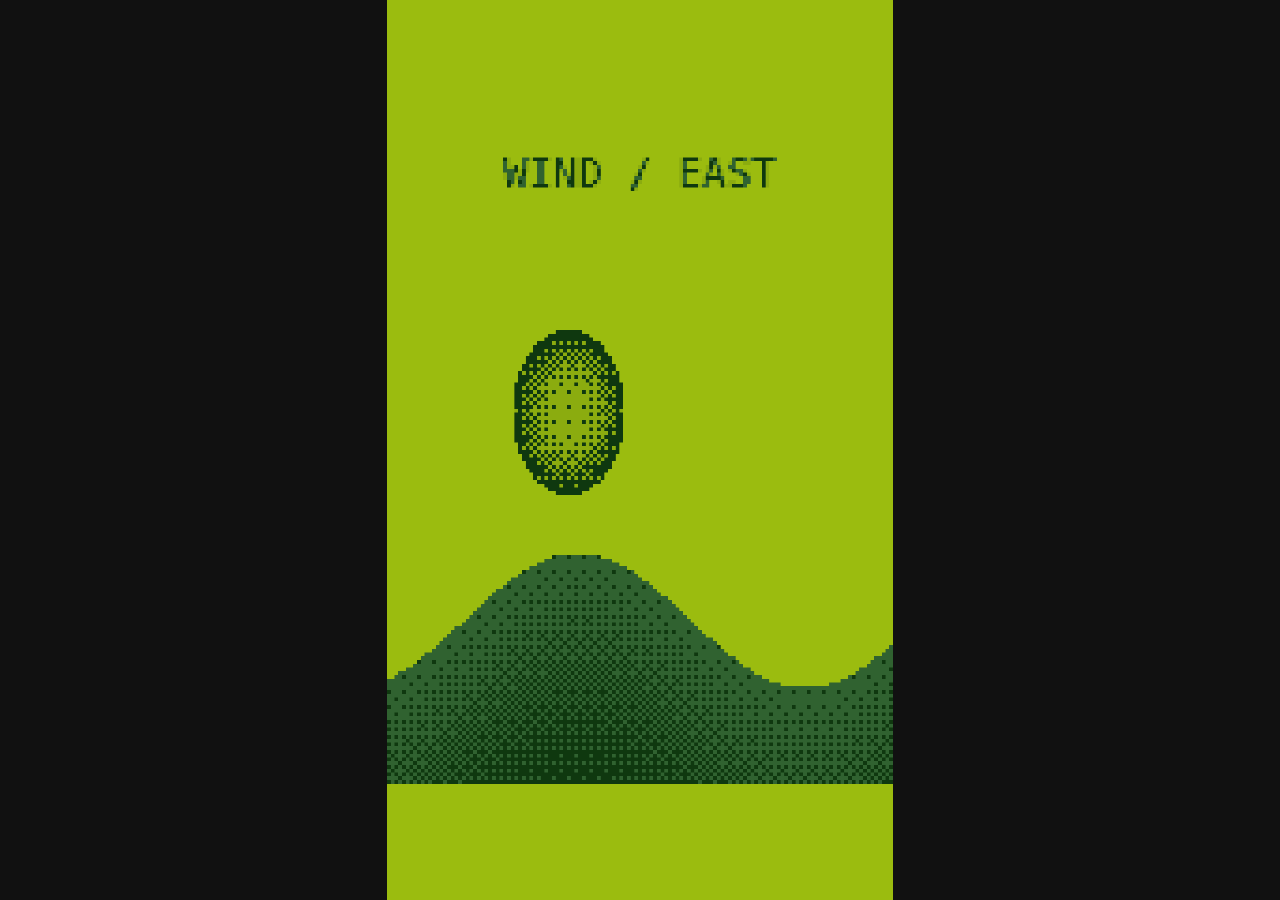
<file: films/pixel/index.html>
<!doctype html><html lang="en"><meta charset="utf-8"><meta name="viewport" content="width=device-width,initial-scale=1"><title>pixel — Seven motions</title><style>@font-face{font-family:Anton;src:url([data-uri])}html,body{margin:0;background:#111}canvas{display:block;width:100vw;height:100vh;object-fit:contain}</style><canvas aria-label="Original pixel seed journey"></canvas><script>/* Original deterministic canvas films. Each seek resets all drawing state. */
const W=1080,H=1920,TAU=Math.PI*2;
const clamp=(v,a=0,b=1)=>Math.max(a,Math.min(b,v)),mix=(a,b,t)=>a+(b-a)*t,ease=t=>{t=clamp(t);return t*t*(3-2*t)},rnd=n=>{let x=Math.sin(n*127.1+311.7)*43758.5453;return x-Math.floor(x)};
function makeFilm(canvas,kind){
const c=canvas.getContext('2d');canvas.width=W;canvas.height=H;
const palette=[['#F4F1EA','#2F5BFF'],['#111116','#FF3319'],['#000000','#33FF66'],['#9BBC0F','#0F380F'],['#F3EFE6','#00838A'],['#E9D9B5','#5A3A1E'],['#FAFAFA','#1B1F6B']][kind];
const dur=kind<4?8:9;
const fill=(col)=>{c.fillStyle=col;c.fillRect(0,0,W,H)},line=(pts,col,width=5,close=false)=>{c.beginPath();pts.forEach((p,i)=>i?c.lineTo(...p):c.moveTo(...p));if(close)c.closePath();c.strokeStyle=col;c.lineWidth=width;c.lineCap='round';c.lineJoin='round';c.stroke()},poly=(pts,col)=>{c.beginPath();pts.forEach((p,i)=>i?c.lineTo(...p):c.moveTo(...p));c.closePath();c.fillStyle=col;c.fill()},circle=(x,y,r,col)=>{c.beginPath();c.arc(x,y,r,0,TAU);c.fillStyle=col;c.fill()},text=(s,y,size=90,col=palette[1],font='Anton',x=540)=>{c.fillStyle=col;c.textAlign='center';c.font=`${size}px ${font}`;c.fillText(s,x,y)};
function seed(x,y,r,col,rot=0){c.save();c.translate(x,y);c.rotate(rot);c.beginPath();c.moveTo(0,-r);c.bezierCurveTo(r*.9,-r*.5,r*.85,r*.9,0,r);c.bezierCurveTo(-r*.85,r*.9,-r*.9,-r*.5,0,-r);c.fillStyle=col;c.fill();c.restore()}
function grain(col,count=3500){c.fillStyle=col;for(let i=0;i<count;i++){c.globalAlpha=.08+rnd(i+4)*.1;c.fillRect(rnd(i)*W,rnd(i+1)*H,1+rnd(i+2)*3,1+rnd(i+3)*5)}c.globalAlpha=1}
const tex=document.createElement('canvas');tex.width=W;tex.height=H;const tc=tex.getContext('2d');tc.fillStyle=kind===5?'#5A3A1E':'#00838A';for(let i=0;i<19000;i++){tc.globalAlpha=.05+rnd(i+4)*.09;tc.fillRect(rnd(i)*W,rnd(i+1)*H,1+rnd(i+2)*4,1+rnd(i+3)*7)}
const small=document.createElement('canvas');const p=small.getContext('2d');
// All particle targets are sampled once from our own lettering.
const mask=document.createElement('canvas');mask.width=540;mask.height=960;const mc=mask.getContext('2d');mc.fillStyle='#fff';mc.textAlign='center';mc.font='140px Anton';mc.fillText('GROW',270,520);const pix=mc.getImageData(0,0,540,960).data,targets=[];for(let y=340;y<550;y+=2)for(let x=15;x<525;x+=2)if(pix[(y*540+x)*4+3]>100)targets.push([x*2,y*2]);
function oneLine(t){fill(palette[0]);c.strokeStyle='#DAD5CA';c.lineWidth=1;for(let x=0;x<W;x+=60){c.beginPath();c.moveTo(x,0);c.lineTo(x,H);c.stroke()}for(let y=0;y<H;y+=60){c.beginPath();c.moveTo(0,y);c.lineTo(W,y);c.stroke()}
const paths=[[],[],[],[],[]];for(let i=0;i<700;i++){let u=i/699,a=u*TAU;paths[0].push([100+880*u,1210-u*580+90*Math.sin(u*19)]);paths[1].push([540+360*Math.sin(a),920+410*Math.cos(a)+40*Math.sin(a*4)]);paths[2].push([90+900*u,1020+150*Math.sin(u*TAU*2)-220*Math.sin(u*Math.PI)]);paths[3].push([540+300*(1-u)*Math.sin(u*TAU*3),580+750*u]);let x,y;if(u<.35){x=540;y=1330-u/.35*650}else if(u<.675){a=(u-.35)/.325*TAU;x=540+180*(1-Math.cos(a));y=740-110*Math.sin(a)}else{a=(u-.675)/.325*TAU;x=540-180*(1-Math.cos(a));y=940-110*Math.sin(a)}paths[4].push([x,y])}
let stage=Math.min(3,Math.floor(t/1.5)),q=ease((t-stage*1.5)/1.5);if(t>=6){stage=3;q=ease((t-5.8)/1.4)}let pts=paths[stage].map((v,i)=>[mix(v[0],paths[stage+1][i][0],q),mix(v[1],paths[stage+1][i][1],q)]);if(t<1.2)pts=pts.slice(0,Math.max(3,Math.floor(700*t/1.2)));line(pts,palette[1],7);let tip=pts[pts.length-1];seed(tip[0],tip[1],20,palette[1],t);text(t<3?'CATCH THE WIND':t<6?'CROSS THE WORLD':'TAKE ROOT',410,78);text('One seed. One unbroken journey.',1470,60,palette[1],'monospace')}
function ball(t){const red='#FF3319',white='#EFEBE4',black='#111116',blue='#2A42FF';let s=t<1.2?0:t<2.6?1:t<4?2:t<5.2?3:t<6.4?4:5;fill(s===1?red:s===2?white:black);let x=540,y=990,r=75; if(s===0){line([[90,1340],[990,1340]],white,4);let q=t/1.2;x=180+720*q;y=1250-Math.abs(Math.sin(q*3*Math.PI))*(600*(1-q)+80);r=70;c.save();c.translate(x,y);c.scale(1+(.15*(y>1210)),1-(.2*(y>1210)));seed(0,0,r,red,.2);c.restore();text('LEAVE THE GROUND',410,70,white)}
if(s===1){text('GO',1120,620,black);let q=(t-1.2)/1.4;line([[50,850+q*180],[1030,850-q*180]],white,15);seed(820,1290,75,white,q*5);text('BEYOND THE FAMILIAR',410,65,black)}
if(s===2){for(let i=0;i<180;i++){let a=i*2.399+t,zz=Math.sin(i*.27+t),rr=Math.sqrt(i/180)*400;circle(540+Math.cos(a)*rr,960+Math.sin(a)*rr*.7,6+zz*3,blue)}seed(540,960,90,red,t);text('AROUND THE WORLD',410,70,black)}
if(s===3){for(let j=0;j<12;j++)for(let i=0;i<9;i++){let x=90+i*112,y=560+j*70,a=t*8-Math.hypot(i-4,j-6);c.save();c.translate(x,y);c.rotate(a);c.fillStyle=[red,white,blue][(i+j)%3];c.fillRect(-18,-18,36,36);c.restore()}seed(540+250*Math.sin(t*5),960,75,red,t);text('EVERY DIRECTION',410,70,white)}
if(s===4){for(let i=9;i>=0;i--){let r=((i*100+(t-5.2)*700)%1000);c.strokeStyle=i%2?blue:white;c.lineWidth=22;c.beginPath();c.arc(540,960,r,t+i,t+i+4.8);c.stroke()}seed(540,960,75,red,t);text('THROUGH THE UNKNOWN',410,65,white)}
if(s===5){let q=ease((t-6.4)/.45);for(let i=0;i<36;i++){let a=i/36*TAU,rr=(1-q)*650;poly([[540+Math.cos(a)*rr,960+Math.sin(a)*rr],[550+Math.cos(a)*rr,980+Math.sin(a)*rr],[520+Math.cos(a)*rr,980+Math.sin(a)*rr]],red)}text('GROW',1090,260*q,white);seed(920,1050,50,red);text('FIND YOUR PLACE',410,70,white);text('A seed becomes a beginning.',1440,60,white,'monospace')}
line([[70,490],[70,440],[120,440]],s===2?black:white,3);line([[1010,1390],[1010,1440],[960,1440]],s===2?black:white,3)}
function ascii(t){fill('#000000');c.font='18px monospace';c.textAlign='left';c.fillStyle='#33FF66';const chars=' .:-=+*#%@',cols=90,rows=80,cells=Array.from({length:rows},()=>Array(cols).fill(' '));const put=(x,y,ch)=>{x=Math.round(x);y=Math.round(y);if(x>=0&&x<cols&&y>=0&&y<rows)cells[y][x]=ch};if(t<1){let s='$ seed --destination earth';text(s.slice(0,Math.floor(t*30))+'_',400,53,'#33FF66','monospace');}else{text('$ seed --destination earth',400,53,'#33FF66','monospace')}
if(t<1){put(45,38,'@');put(44,39,'#');put(45,39,'@');put(46,39,'#');put(45,40,'@')}if(t>=1&&t<5.5){for(let a=0;a<TAU;a+=.08)for(let b=0;b<Math.PI;b+=.06){let isGlobe=t>3;let xx=(isGlobe?30:19)*Math.sin(b)*Math.cos(a),yy=30*Math.cos(b),z=25*Math.sin(b)*Math.sin(a),xr=xx*Math.cos(t)+z*Math.sin(t),zz=z*Math.cos(t)-xx*Math.sin(t),light=clamp((zz+25)/50),off=t>4.5&&Math.floor(t*30)%19<3?Math.sin(b*10)*10:0;put(45+xr+off,40+yy,chars[1+Math.floor(light*8)])}}
if(t>=5.5){let q=ease((t-5.5)/1.1);for(let j=0;j<75;j++)for(let i=0;i<90;i++){let x=(i-45)/28,y=(j-42)/26;let inside=Math.abs(x)<.04&&y>-.65&&y<.8||((x-.4)**2*4+(y+.6)**2*15<.8)||((x+.4)**2*4+(y+.25)**2*15<.8)||x*x*10+(y-.8)**2*22<1;if(inside)put(i,mix((rnd(i+j*90)*80+t*20)%80,j,q),chars[4+Math.floor(rnd(i+j*90)*6)])}}
c.font='18px monospace';c.textAlign='left';for(let j=0;j<rows;j++)c.fillText(cells[j].join(''),0,510+j*11);text(t<3?'[ seed detected ]':t<5.5?'[ crossing longitude ]':'[ life: online ]',1460,58,'#33FF66','monospace')}
function pixel(t){t=Math.floor(t*15)/15;const cs=['#0F380F','#306230','#8BAC0F','#9BBC0F'],n=t<1.2?540:t<1.6?270:t<2?68:135;small.width=n;small.height=Math.round(n*H/W);const h=small.height;p.fillStyle=cs[3];p.fillRect(0,0,n,h);const bay=[0,8,2,10,12,4,14,6,3,11,1,9,15,7,13,5];let scale=n/135,cx=(t<2.4?67.5:35+65*clamp((t-2.4)/3))*scale,cy=(t<2.4?112:123-Math.abs(Math.sin((t-2.4)*4))*20)*scale;
for(let y=Math.floor(h*.55);y<h*.87;y++)for(let x=0;x<n;x++){let hh=(165+18*Math.sin(x/n*7+t*.7))*scale;if(y>hh){p.fillStyle=cs[bay[(y%4)*4+x%4]/16<(y-hh)/(70*scale)?0:1];p.fillRect(x,y,1,1)}}
for(let y=Math.floor(cy-22*scale);y<cy+22*scale;y++)for(let x=Math.floor(cx-15*scale);x<cx+15*scale;x++){let rr=((x-cx)/(15*scale))**2+((y-cy)/(22*scale))**2;if(rr<1){p.fillStyle=cs[bay[(y%4)*4+x%4]/16<rr?0:2];p.fillRect(x,y,1,1)}}
if(t>4&&t<4.6){for(let j=0;j<6;j++){let y=Math.floor((90+j*13)*scale);p.drawImage(small,0,y,n,3*scale,Math.sin(j+t*30)*15*scale,y,n,3*scale)}}
if(t>5.2){let q=ease((t-5.2)/1.4);p.strokeStyle=cs[0];p.lineWidth=3*scale;p.beginPath();p.moveTo(cx,cy);p.lineTo(cx,cy-42*scale*q);p.stroke();p.fillStyle=cs[0];p.fillRect(cx,cy-39*scale*q,22*scale*q,8*scale);p.fillRect(cx-20*scale*q,cy-26*scale*q,20*scale*q,8*scale)}
p.fillStyle=cs[0];p.textAlign='center';p.font=`${Math.round(11*scale)}px monospace`;p.fillText(t<2.4?'SEED / 001':t<5.2?'WIND / EAST':'PRESS GROW',n/2,50*scale);const id=p.getImageData(0,0,n,h);const rgb=[[15,56,15],[48,98,48],[139,172,15],[155,188,15]];for(let i=0;i<id.data.length;i+=4){let best=0,dist=1e9;for(let j=0;j<4;j++){let d=(id.data[i]-rgb[j][0])**2+(id.data[i+1]-rgb[j][1])**2+(id.data[i+2]-rgb[j][2])**2;if(d<dist){dist=d;best=j}}id.data[i]=rgb[best][0];id.data[i+1]=rgb[best][1];id.data[i+2]=rgb[best][2]}p.putImageData(id,0,0);c.imageSmoothingEnabled=false;c.drawImage(small,0,0,W,H);c.imageSmoothingEnabled=true}
function riso(t){t=Math.floor(t*10)/10;fill('#F3EFE6');c.drawImage(tex,0,0);const pink='#FF48B0',teal='#00838A';let jitter=Math.sin(Math.floor(t*10)*71)*3;c.save();c.translate(jitter,Math.cos(t*50)*3);function paper(pts,col){c.save();c.shadowColor='#443f3924';c.shadowBlur=10;c.shadowOffsetY=8;poly(pts,col);c.restore();line(pts,col===pink?teal:pink,3,true);c.save();c.beginPath();pts.forEach((p,i)=>i?c.lineTo(...p):c.moveTo(...p));c.closePath();c.clip();c.fillStyle='#F3EFE6';for(let j=0;j<50;j++)for(let i=0;i<45;i++){let x=i*27+6,y=j*29+510;circle(x,y,2.4,'#F3EFE6')}c.globalAlpha=.5;c.drawImage(tex,4,3);c.restore()}
if(t<1.5){let q=ease(t/1.2);paper([[mix(-500,120,q),1100],[mix(-200,420,q),680],[mix(0,620,q),1190]],teal);circle(mix(1400,800,q),650,130,pink);seed(mix(130,540,q),1000,90,pink,t)}else if(t<3){let q=ease((t-1.5)/1.5);paper([[120,1060],[950,1060],[780,1260],[300,1260]],teal);paper([[540,620],[540,1030],[840,1030]],pink);line([[540,620],[540,1140]],teal,7);seed(350+q*130,1020,75,pink,-.3)}else if(t<4.5){let q=ease((t-3)/1.5);for(let j=0;j<4;j++){let pts=[[0,1100+j*90]];for(let x=0;x<=1080;x+=30)pts.push([x,1000+j*100+55*Math.sin(x/110+t*2)]);pts.push([1080,1530],[0,1530]);paper(pts,j%2?pink:teal)}paper([[100,720],[100+850*q,720],[100+850*q,820],[100,820]],teal);circle(840,600,110,pink);seed(250+q*500,880,70,pink,.6)}else if(t<6){let q=(t-4.5)/1.5;for(let i=0;i<6;i++){let x=100+i*150,y=930+(i%2?150:-100)*q;paper([[x,y],[x+150,y+(i%2?-160:160)*q],[x+150,1280],[x,1280]],i%2?pink:teal)}seed(140+q*750,790+q*170,75,pink,q)}else{let q=ease((t-6)/1.2);paper([[80,1190],[1000,1190],[980,1390],[100,1380]],teal);seed(540,1160,80,pink);line([[540,1150],[540,1150-q*420]],teal,15);paper([[540,850],[540+q*290,650],[540+q*220,900]],pink);paper([[540,1030],[540-q*250,820],[540-q*180,1070]],teal);if(t>7.5){for(let i=0;i<35;i++){let x=rnd(i)*W,y=520+((t-7.5)*350+rnd(i+4)*500)%850;c.save();c.translate(x,y);c.rotate(i+t);c.fillStyle=i%2?pink:teal;c.fillRect(-7,-12,14,24);c.restore()}text('FOUND A HOME',1460,70,teal)}}c.restore();text(t<1.5?'A PAPER WIND':t<3?'A LITTLE BOAT':t<4.5?'A FOLDED SEA':t<6?'OVER THE HILLS':'ROOTED, AT LAST',410,80,teal);c.globalAlpha=.7;c.drawImage(tex,0,0);c.globalAlpha=1}
function codex(t){fill('#E9D9B5');c.drawImage(tex,0,0);const ink='#5A3A1E',chalk='#A4452C';text(t<6.5?'THE MEASURE OF WIND':'AN INVENTION CALLED LIFE',400,68,ink,'Georgia');let prog=clamp(t/1.5);let pts=[];for(let i=0;i<240*prog;i++){let a=i/240*TAU;pts.push([540+380*Math.cos(a),960+380*Math.sin(a)])}line(pts,chalk,3);if(t>.6)line([[160,580],[920,580],[920,1340],[160,1340],[160,580]],chalk,2);for(let i=0;i<20*prog;i++)line([[160+i*40,570],[160+i*40,590]],chalk,2);
if(t<1.5)seed(540,960,75,ink);let fly=t<4.5?0:clamp((t-4.5)/2),lift=fly*fly*1350; c.save();c.translate(Math.sin(fly*3)*150,-lift);if(t>1.5){let draw=clamp((t-1.5)/2);seed(540,960,75,ink,.1*Math.sin(t));for(let s of [-1,1]){let flap=t>4.5?Math.sin(t*10)*70*fly:0,wing=[[540,950],[540+s*340,700+flap],[540+s*260,1010+flap],[540+s*90,1090],[540,950]];line(wing.slice(0,Math.max(2,Math.ceil(draw*5))),ink,5);if(t>2.7)for(let j=0;j<23*clamp((t-2.7)/.8);j++){line([[540+s*(100+j*8),820+j*7+flap],[540+s*(90+j*8),1000+j*3]],ink,2)} }if(t>3.5){for(let i=0;i<12;i++){let a=i/12*TAU+t;line([[540+Math.cos(a)*40,960+Math.sin(a)*40],[540+Math.cos(a)*56,960+Math.sin(a)*56]],'#E9D9B5',3)} }}c.restore();if(t>3.5&&t<6.5){for(let i=0;i<8;i++){let y=600+i*70;let pts=[];for(let j=0;j<30;j++)pts.push([45+j*4,y+Math.sin(j*2.3+i)*8]);line(pts,ink,1.7)}}if(t>6.5){let q=ease((t-6.5)/.65);fill('#E9D9B5');c.drawImage(tex,0,0);if(q<1){poly([[1080*q,0],[1080,0],[1080,H],[1080*q,H]],'#C7B38F');line([[1080*q,0],[1080*q,H]],ink,3)}text('grow',1060,240,ink,'Georgia');seed(540,1230,70,ink);line([[540,1300],[540,1420],[480,1460]],ink,4);text('Every journey carries a beginning.',440,60,ink,'Georgia') }}
function ink(t){fill('#FAFAFA');line([[100,510],[980,510]],'#e3e3ed',2);text(t<3.5?'ONE DROP, A WORLD':t<7?'TWO CURRENTS MEET':'SOMETHING TAKES ROOT',400,72,'#1B1F6B');const N=30000;let settle=ease((t-4.5)/2.5),diss=ease((t-8)/1);for(let i=0;i<N;i++){let a=rnd(i)*TAU,rr=Math.sqrt(rnd(i+N)),mag=i>N*.66,age=Math.max(0,t-(mag?3.5:0)),bloom=ease((age-.5)/3),rad=(20+330*bloom)*rr,theta=a+Math.sin(rr*7+age*.9)*bloom*.8,x=540+Math.cos(theta)*rad+Math.sin(a*5+age)*35*bloom,y=550+Math.min(age,3)*150+Math.sin(theta)*rad*.65+Math.cos(a*3+age)*45*bloom;
if(mag&&t<3.5)continue;let tar=targets[Math.floor(rnd(i+121)*targets.length)]||[540,960];x=mix(x,tar[0],settle);y=mix(y,tar[1],settle);x+=Math.sin(a*3+t)*diss*100;y+=diss*200*rr;c.globalAlpha=.24;c.fillStyle=mag?'#C2185B':'#1B1F6B';c.fillRect(x,y,2.8,2.8)}c.globalAlpha=1;if(t<1)seed(540,540+Math.min(t,1)*190,27,'#1B1F6B');if(t>7){seed(540,1210+diss*90,45,'#1B1F6B');line([[540,1250],[540,1370],[500,1410]],'#1B1F6B',3)}}
return {duration:dur,seek(t){c.resetTransform();c.globalAlpha=1;c.globalCompositeOperation='source-over';c.clearRect(0,0,W,H);[oneLine,ball,ascii,pixel,riso,codex,ink][kind](clamp(t,0,dur-.001))}};
}

document.fonts.load("100px Anton").then(()=>{window.film=makeFilm(document.querySelector("canvas"),3);window.seek=t=>film.seek(t);seek(3);window.ready=true;});</script></html>
</file>
<file: style.css>
@font-face{font-family:Anton;src:url('assets/Anton-Regular.ttf') format('truetype');font-display:swap}
:root{color-scheme:light;--paper:#f4f1ea;--ink:#203dba;font-family:Verdana,sans-serif;scroll-behavior:smooth;scrollbar-color:#2f5bff #f4f1ea}*{box-sizing:border-box}p{text-wrap:pretty}body{margin:0;color:#172761;background:var(--paper)}::selection{background:#2f5bff;color:#fff}a{color:inherit;text-underline-offset:5px}a:hover{text-decoration-thickness:2px}button,input,a{-webkit-tap-highlight-color:transparent}a:focus-visible,button:focus-visible,input:focus-visible{outline:3px solid currentColor;outline-offset:5px}header{position:absolute;top:0;left:0;right:0;z-index:3;display:flex;align-items:flex-start;justify-content:space-between;padding:32px 42px;gap:24px;color:#203dba}header>a:last-child{font-size:13px;max-width:180px;line-height:1.6}.wordmark{font-family:Anton,sans-serif;font-size:33px;text-decoration:none;line-height:1.15}.wordmark span{display:block;font:13px/1.5 Verdana,sans-serif;margin-top:8px}nav{position:fixed;right:22px;top:50%;transform:translateY(-50%);z-index:5;display:flex;flex-direction:column;gap:4px;padding:8px;background:#f4f1ea;color:#172761;border:1px solid #b2b4c6}nav a{width:36px;height:36px;display:grid;place-items:center;font-size:12px;text-decoration:none;font-variant-numeric:tabular-nums}nav a[aria-current=true]{background:#203dba;color:#fff}nav a:hover{background:#dcdfea}.room{position:relative;min-height:100svh;height:max(820px,100svh);display:grid;grid-template-columns:1fr minmax(0,480px) 1fr;align-items:center;padding:80px 110px 50px 50px;overflow:hidden;background:var(--bg);color:var(--fg)}.room:first-child{padding-top:120px}.room-art{grid-column:2;align-self:center;position:relative;min-width:0;width:100%;margin:0}.room video{display:block;width:100%;max-height:76svh;aspect-ratio:9/16;object-fit:contain;background:var(--bg)}.room-copy{grid-column:1;grid-row:1;align-self:end;padding:0 24px 96px 0;z-index:1}.room h2{font-family:Anton,sans-serif;font-weight:400;font-size:clamp(35px,3.8vw,60px);line-height:1.06;margin:0 0 22px;max-width:240px;text-wrap:balance}.room-copy p{font-size:14px;line-height:1.8;max-width:235px;margin:0}.room-notes{grid-column:3;grid-row:1;align-self:start;padding:145px 0 0 30px;font-size:12px;line-height:1.8;max-width:240px}.room-notes p{margin:0 0 20px}.room-notes .palette{display:flex;gap:7px}.swatch{width:19px;height:19px;border:1px solid currentColor;background:var(--swatch)}.transport{display:flex;align-items:center;gap:8px;margin-top:8px;flex-wrap:wrap;font-size:12px}.transport button{font:inherit;color:inherit;background:transparent;border:1px solid currentColor;min-height:40px;padding:7px 12px;cursor:pointer}.transport button:hover{background:var(--fg);color:var(--bg)}.transport input{width:70px;flex:1;min-width:40px;accent-color:var(--fg);cursor:pointer}.transport output{font-variant-numeric:tabular-nums;min-width:47px}.download{display:block;margin-top:14px;font-size:12px}.status{font-size:12px;line-height:1.5}.room-number{position:absolute;left:50px;top:40px;font-family:Anton,sans-serif;font-size:24px}.room:first-child .room-number{top:160px}.process{padding:110px 10%;background:#203dba;color:#f4f1ea;display:grid;grid-template-columns:1fr 1.15fr;gap:8vw}.process h2{font:400 clamp(44px,5vw,76px)/1.07 Anton,sans-serif;max-width:440px;margin:0}.making h3{margin:0 0 25px;font-size:24px}.making p{font-size:14px;line-height:1.95;max-width:70ch;margin:0 0 24px}.source{display:inline-block;margin:15px 0 35px;font-size:14px}.making .credits{font-size:12px;line-height:1.8}footer{display:flex;justify-content:space-between;gap:30px;padding:40px 10%;font-size:12px}.skip{position:fixed;top:-100px;left:10px;z-index:20;padding:14px;background:#fff}.skip:focus{top:10px}
@media(min-width:1600px){.room{grid-template-columns:1fr minmax(0,540px) 1fr}.room-copy{justify-self:end;padding-right:70px}.room-notes{padding-left:70px}}
@media(max-width:850px){header{padding:24px}.wordmark{font-size:28px}header>a:last-child{font-size:12px;max-width:120px}.wordmark span{max-width:180px;font-size:12px}nav{right:7px;padding:4px;gap:0}nav a{width:28px;height:33px}.room{height:auto;min-height:100svh;display:flex;flex-direction:column;align-items:stretch;padding:65px 55px 35px 20px}.room:first-child{padding-top:150px}.room-number{left:20px;top:26px;font-size:17px}.room:first-child .room-number{top:120px}.room-copy{order:0;padding:0;align-self:auto;display:flex;align-items:flex-start;gap:16px}.room h2{font-size:32px;max-width:160px;margin:0 0 12px;flex:1}.room-copy p{font-size:12px;line-height:1.65;max-width:150px;flex:1}.room-art{order:1;max-width:390px;align-self:center}.room video{max-height:62svh;width:100%;aspect-ratio:9/16}.room-notes{order:2;padding:22px 0 0;align-self:auto;max-width:none;display:flex;gap:20px;justify-content:space-between;font-size:12px}.room-notes p{margin:0}.room-notes .palette{display:none}.transport{gap:5px}.transport button{padding:6px 9px;min-height:42px;font-size:12px}.transport output{font-size:12px}.download{font-size:12px}.process{grid-template-columns:1fr;padding:70px 28px;gap:45px}.process h2{font-size:52px}.making p{font-size:13px}footer{padding:30px 28px;flex-direction:column;gap:16px}}
@media(prefers-reduced-motion:reduce){:root{scroll-behavior:auto}}
</file>
